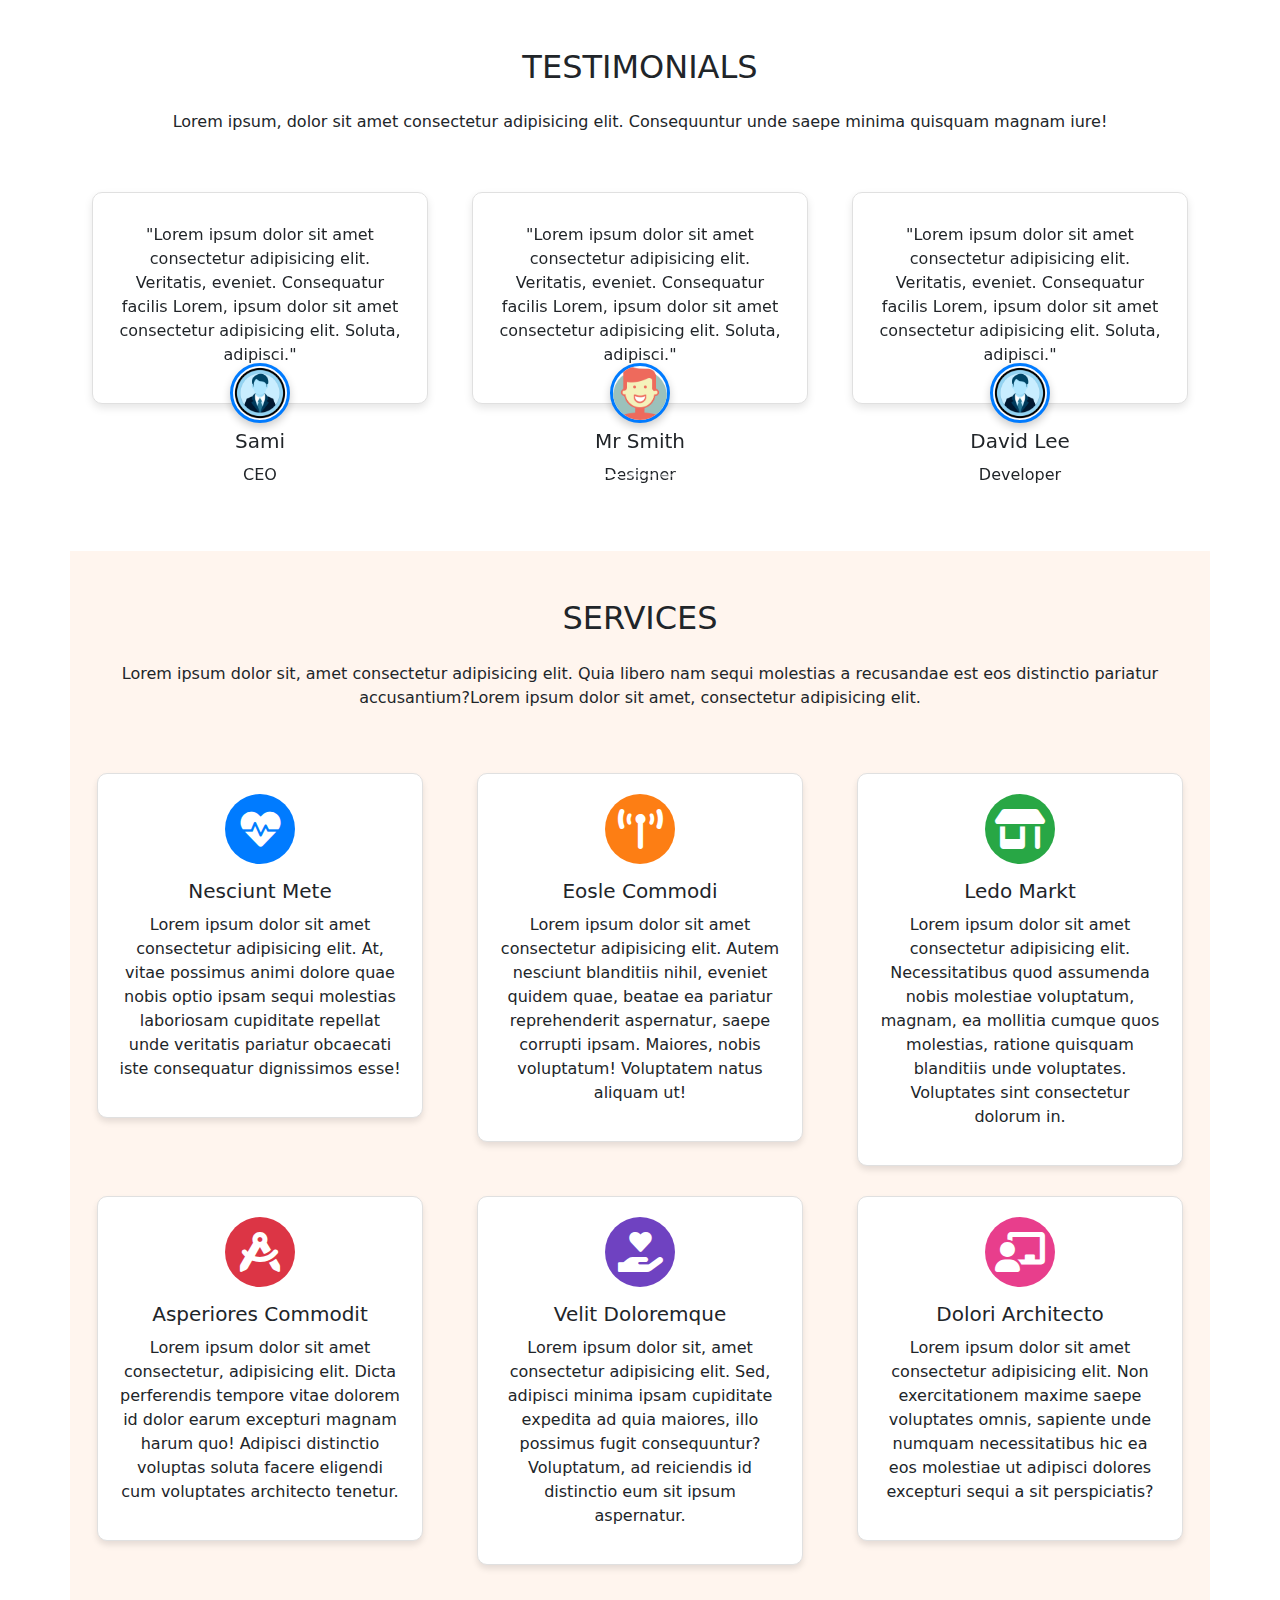
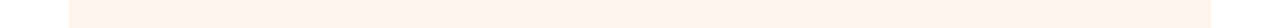
<file: Task-4 _CodePro/index.html>
<!DOCTYPE html>
<html lang="en">
<head>
  <meta charset="UTF-8">
  <meta name="viewport" content="width=device-width, initial-scale=1.0">
  <title>Testimonials & Services</title>
  <link rel="stylesheet" href="style.css">
  <link href="https://cdn.jsdelivr.net/npm/bootstrap@5.3.0/dist/css/bootstrap.min.css" rel="stylesheet">
  <link href="https://cdnjs.cloudflare.com/ajax/libs/font-awesome/6.0.0-beta3/css/all.min.css" rel="stylesheet">
  <style>
   
  </style>
</head>
<body>

  <div class="container py-5">
    <h2 class="text-center mb-4">TESTIMONIALS</h2>
    <p class="text-center mb-5">Lorem ipsum, dolor sit amet consectetur adipisicing elit. Consequuntur unde saepe minima quisquam magnam iure!</p>

    <!-- Testimonials Carousel -->
    <div id="testimonialCarousel" class="carousel slide" data-bs-ride="carousel">
      <div class="carousel-indicators">
        <button type="button" data-bs-target="#testimonialCarousel" data-bs-slide-to="0" class="active" aria-current="true" aria-label="Slide 1"></button>
        <button type="button" data-bs-target="#testimonialCarousel" data-bs-slide-to="1" aria-label="Slide 2"></button>
        <button type="button" data-bs-target="#testimonialCarousel" data-bs-slide-to="2" aria-label="Slide 3"></button>
      </div>

      <div class="carousel-inner">
        <div class="carousel-item active">
          <div class="row">
            <!-- Testimonial 1 -->
            <div class="col-md-4">
              <div class="testimonial-card">
                <p>"Lorem ipsum dolor sit amet consectetur adipisicing elit. Veritatis, eveniet. Consequatur facilis Lorem, ipsum dolor sit amet consectetur adipisicing elit. Soluta, adipisci."</p>
               
                <div class="icon">
                  <img src="images/icon.png" alt="Person 1">
                </div>
              </div>
              <h5 style="text-align: center; margin-top: 25px;">Sami</h5>
              <p>CEO</p>
            </div>
            <!-- Testimonial 2 -->
            <div class="col-md-4">
              <div class="testimonial-card">
                <p>"Lorem ipsum dolor sit amet consectetur adipisicing elit. Veritatis, eveniet. Consequatur facilis Lorem, ipsum dolor sit amet consectetur adipisicing elit. Soluta, adipisci."</p>
               
               
                <div class="icon">
                  <img src="images/icon1.png" alt="Person 2">
                </div>
              </div>
              <h5 style="text-align: center; margin-top: 25px;">Mr Smith </h5>
              <p>Designer</p>
            </div>
            <!-- Testimonial 3 -->
            <div class="col-md-4">
              <div class="testimonial-card">
                <p>"Lorem ipsum dolor sit amet consectetur adipisicing elit. Veritatis, eveniet. Consequatur facilis Lorem, ipsum dolor sit amet consectetur adipisicing elit. Soluta, adipisci."</p>
               
            
                <div class="icon">
                  <img src="images/icon.png" alt="Person 3">
                </div>
              </div>
              <h5 style="text-align: center; margin-top: 25px;">David Lee</h5>
              <p>Developer</p>
            </div>
          </div>
        </div>
  
      </div>
    </div>
  </div>

  <!-- Services Section -->
  <div class="container py-5" id="cont">
    <h2 class="text-center mb-4">SERVICES</h2>
    <p class="text-center mb-5">Lorem ipsum dolor sit, amet consectetur adipisicing elit. Quia libero nam sequi molestias a recusandae est eos distinctio pariatur accusantium?Lorem ipsum dolor sit amet, consectetur adipisicing elit.</p>

    <div class="row services-section">
      <!-- Service 1 -->
      <div class="col-md-4">
        <div class="service-card">
          <div class="service-icon service-blue">
            <i class="fas fa-heartbeat"></i>
          </div>
          <h5>Nesciunt Mete</h5>
          <p>Lorem ipsum dolor sit amet consectetur adipisicing elit. At, vitae possimus animi dolore quae nobis optio ipsam sequi molestias laboriosam cupiditate repellat unde veritatis pariatur obcaecati iste consequatur dignissimos esse!</p>
        </div>
      </div>
      <!-- Service 2 -->
      <div class="col-md-4">
        <div class="service-card">
          <div class="service-icon service-orange">
            <i class="fas fa-broadcast-tower"></i>
          </div>
          <h5>Eosle Commodi</h5>
          <p>Lorem ipsum dolor sit amet consectetur adipisicing elit. Autem nesciunt blanditiis nihil, eveniet quidem quae, beatae ea pariatur reprehenderit aspernatur, saepe corrupti ipsam. Maiores, nobis voluptatum! Voluptatem natus aliquam ut!</p>
        </div>
      </div>
      <!-- Service 3 -->
      <div class="col-md-4">
        <div class="service-card">
          <div class="service-icon service-green">
            <i class="fas fa-store-alt"></i>
          </div>
          <h5>Ledo Markt</h5>
          <p>Lorem ipsum dolor sit amet consectetur adipisicing elit. Necessitatibus quod assumenda nobis molestiae voluptatum, magnam, ea mollitia cumque quos molestias, ratione quisquam blanditiis unde voluptates. Voluptates sint consectetur dolorum in.</p>
        </div>
      </div>
  
      <div class="col-md-4">
        <div class="service-card">
          <div class="service-icon service-red">
            <i class="fas fa-drafting-compass"></i>
          </div>
          <h5>Asperiores Commodit</h5>
          <p>Lorem ipsum dolor sit amet consectetur, adipisicing elit. Dicta perferendis tempore vitae dolorem id dolor earum excepturi magnam harum quo! Adipisci distinctio voluptas soluta facere eligendi cum voluptates architecto tenetur.</p>
        </div>
      </div>
     
      <div class="col-md-4">
        <div class="service-card">
          <div class="service-icon service-purple">
            <i class="fas fa-hand-holding-heart"></i>
          </div>
          <h5>Velit Doloremque</h5>
          <p>Lorem ipsum dolor sit, amet consectetur adipisicing elit. Sed, adipisci minima ipsam cupiditate expedita ad quia maiores, illo possimus fugit consequuntur? Voluptatum, ad reiciendis id distinctio eum sit ipsum aspernatur.</p>
        </div>
      </div>
      
      <div class="col-md-4">
        <div class="service-card">
          <div class="service-icon service-pink">
            <i class="fas fa-chalkboard-teacher"></i>
          </div>
          <h5>Dolori Architecto</h5>
          <p>Lorem ipsum dolor sit amet consectetur adipisicing elit. Non exercitationem maxime saepe voluptates omnis, sapiente unde numquam necessitatibus hic ea eos molestiae ut adipisci dolores excepturi sequi a sit perspiciatis?</p>
        </div>
      </div>
    </div>
  </div>

  <script src="https://cdn.jsdelivr.net/npm/bootstrap@5.3.0/dist/js/bootstrap.bundle.min.js"></script>
</body>
</html>
</file>
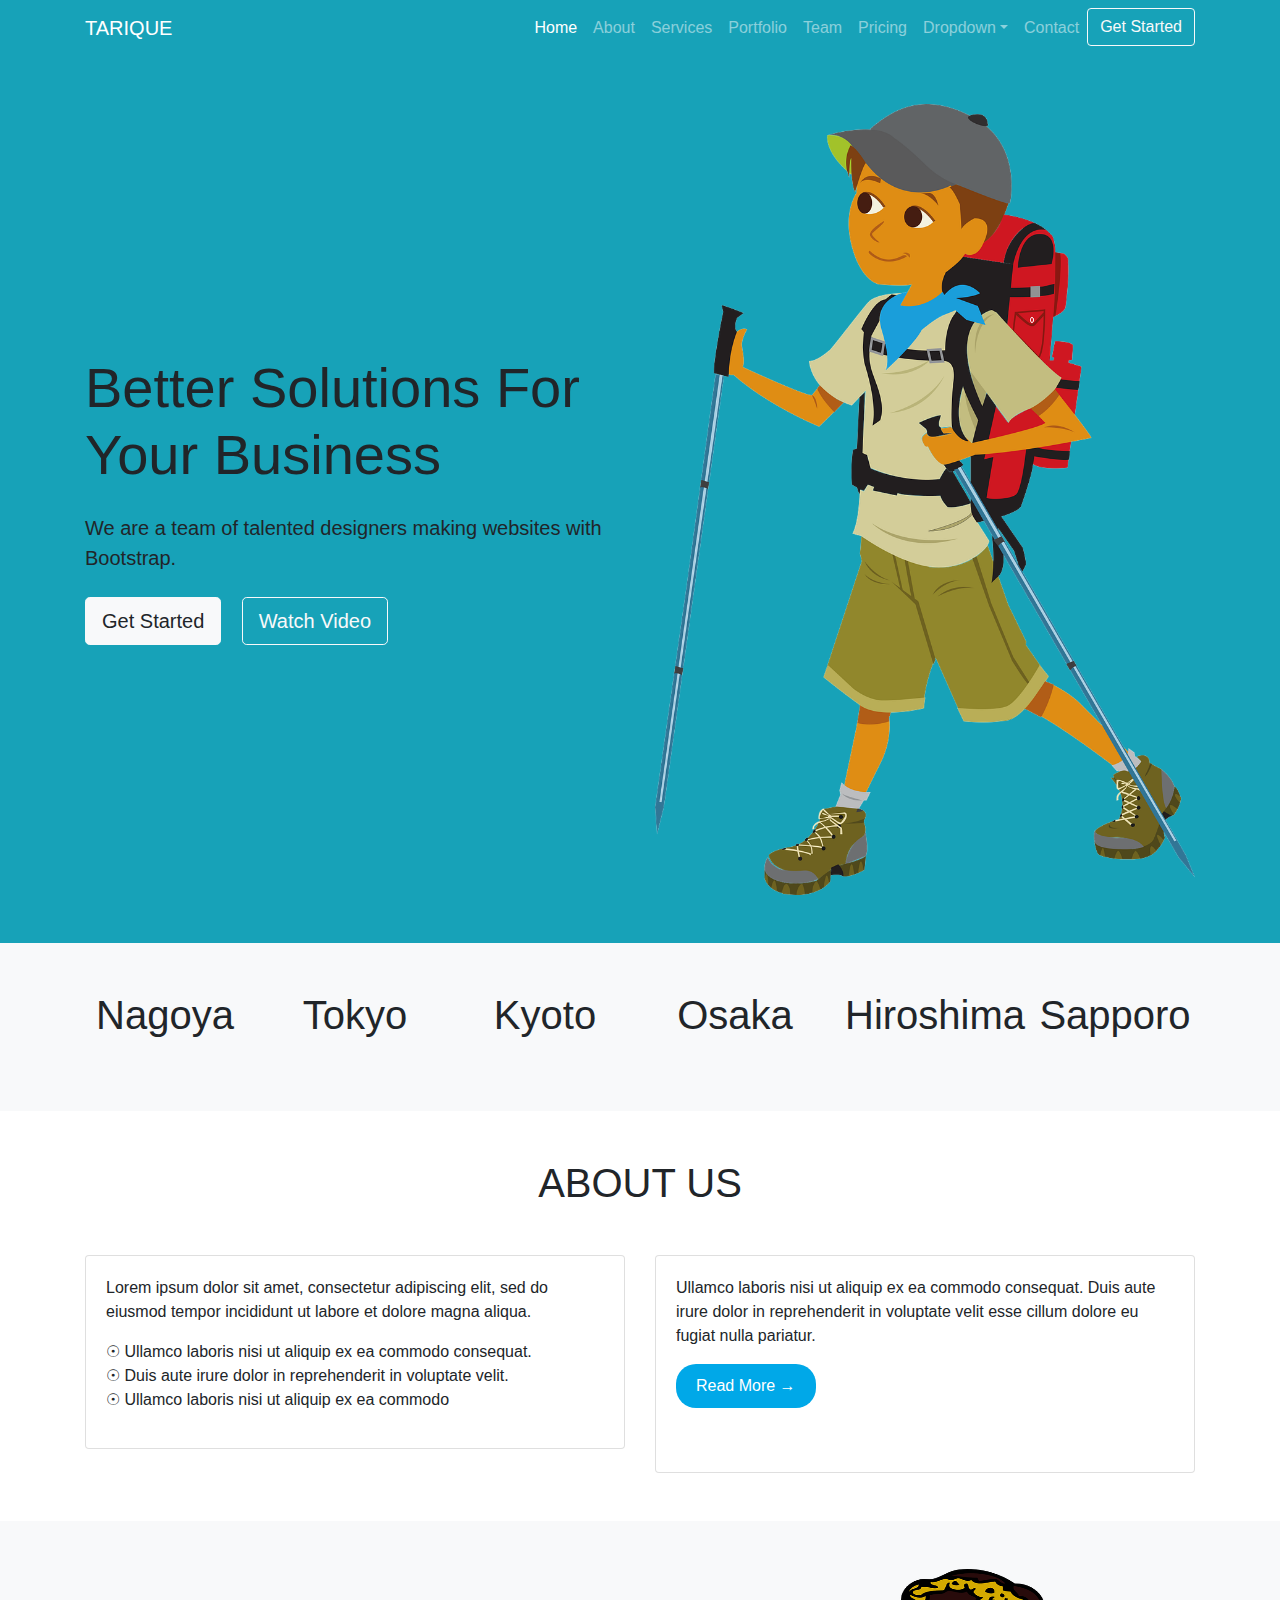
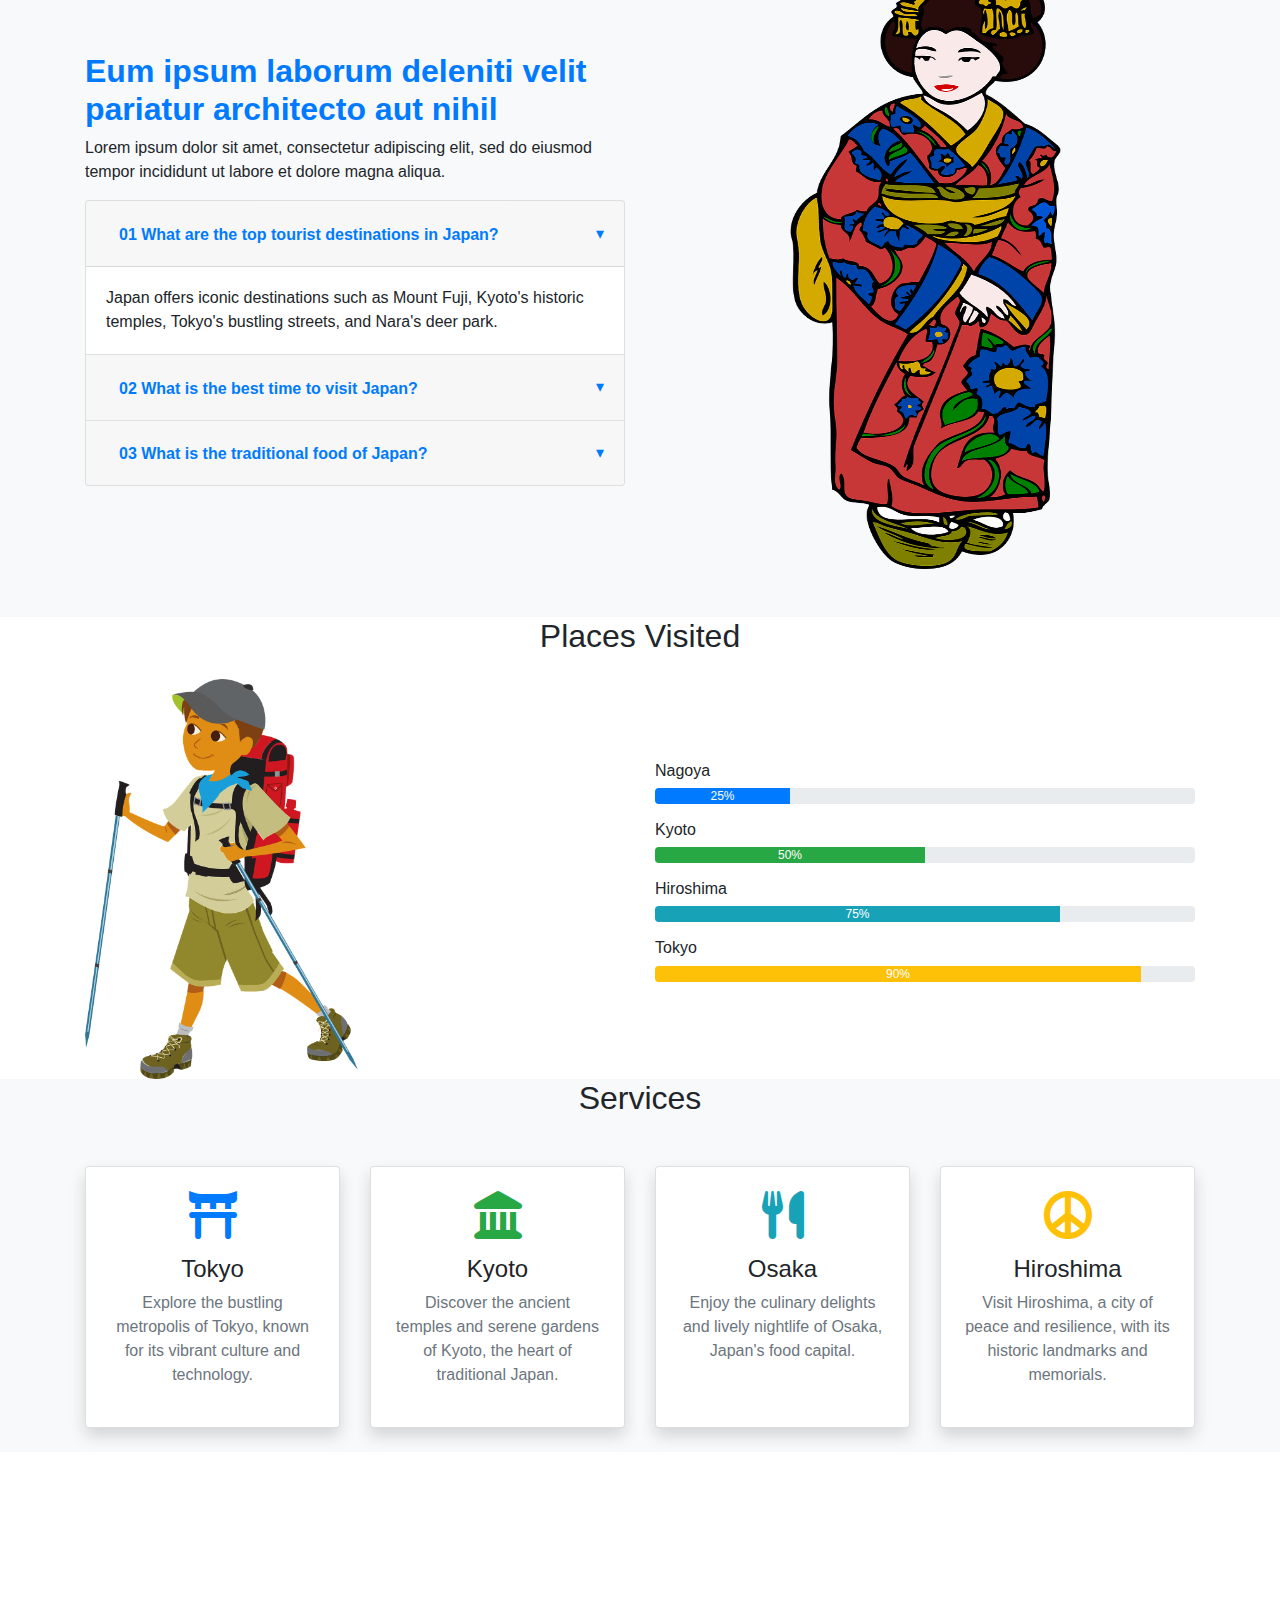
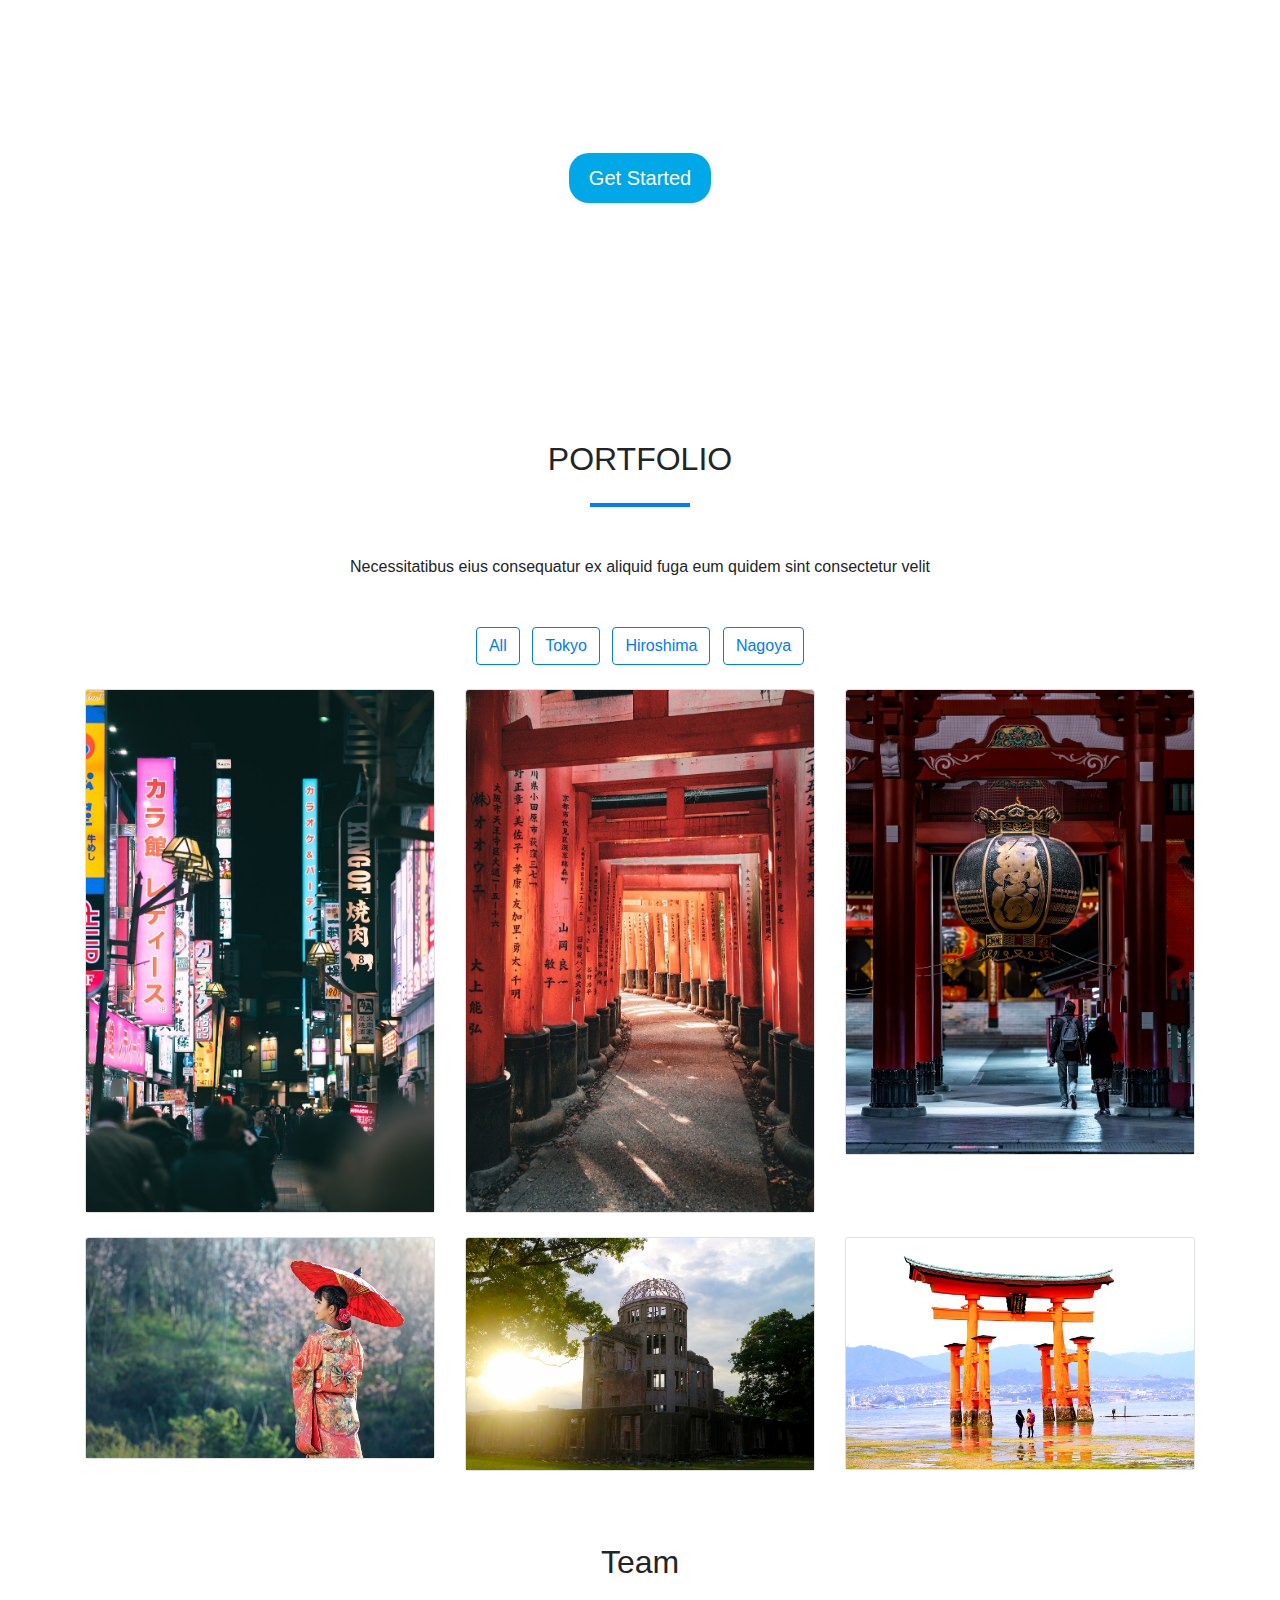
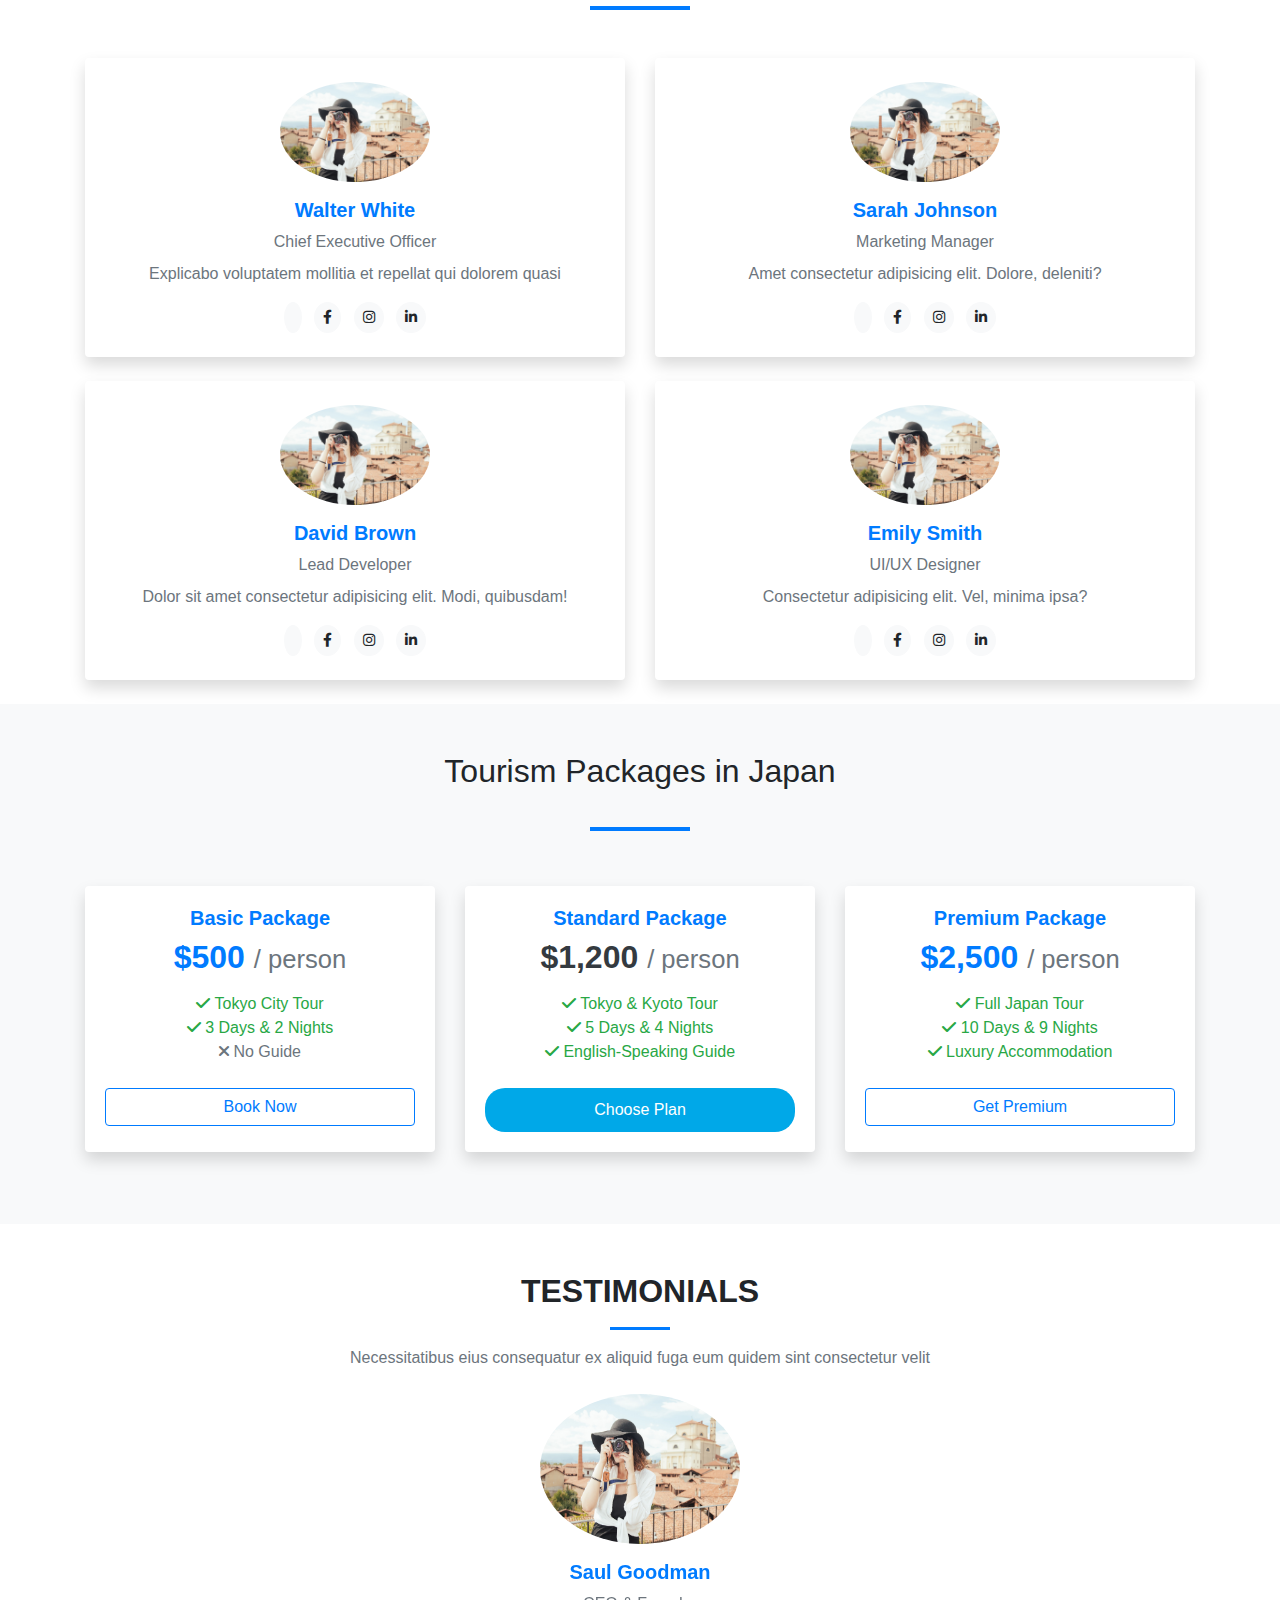
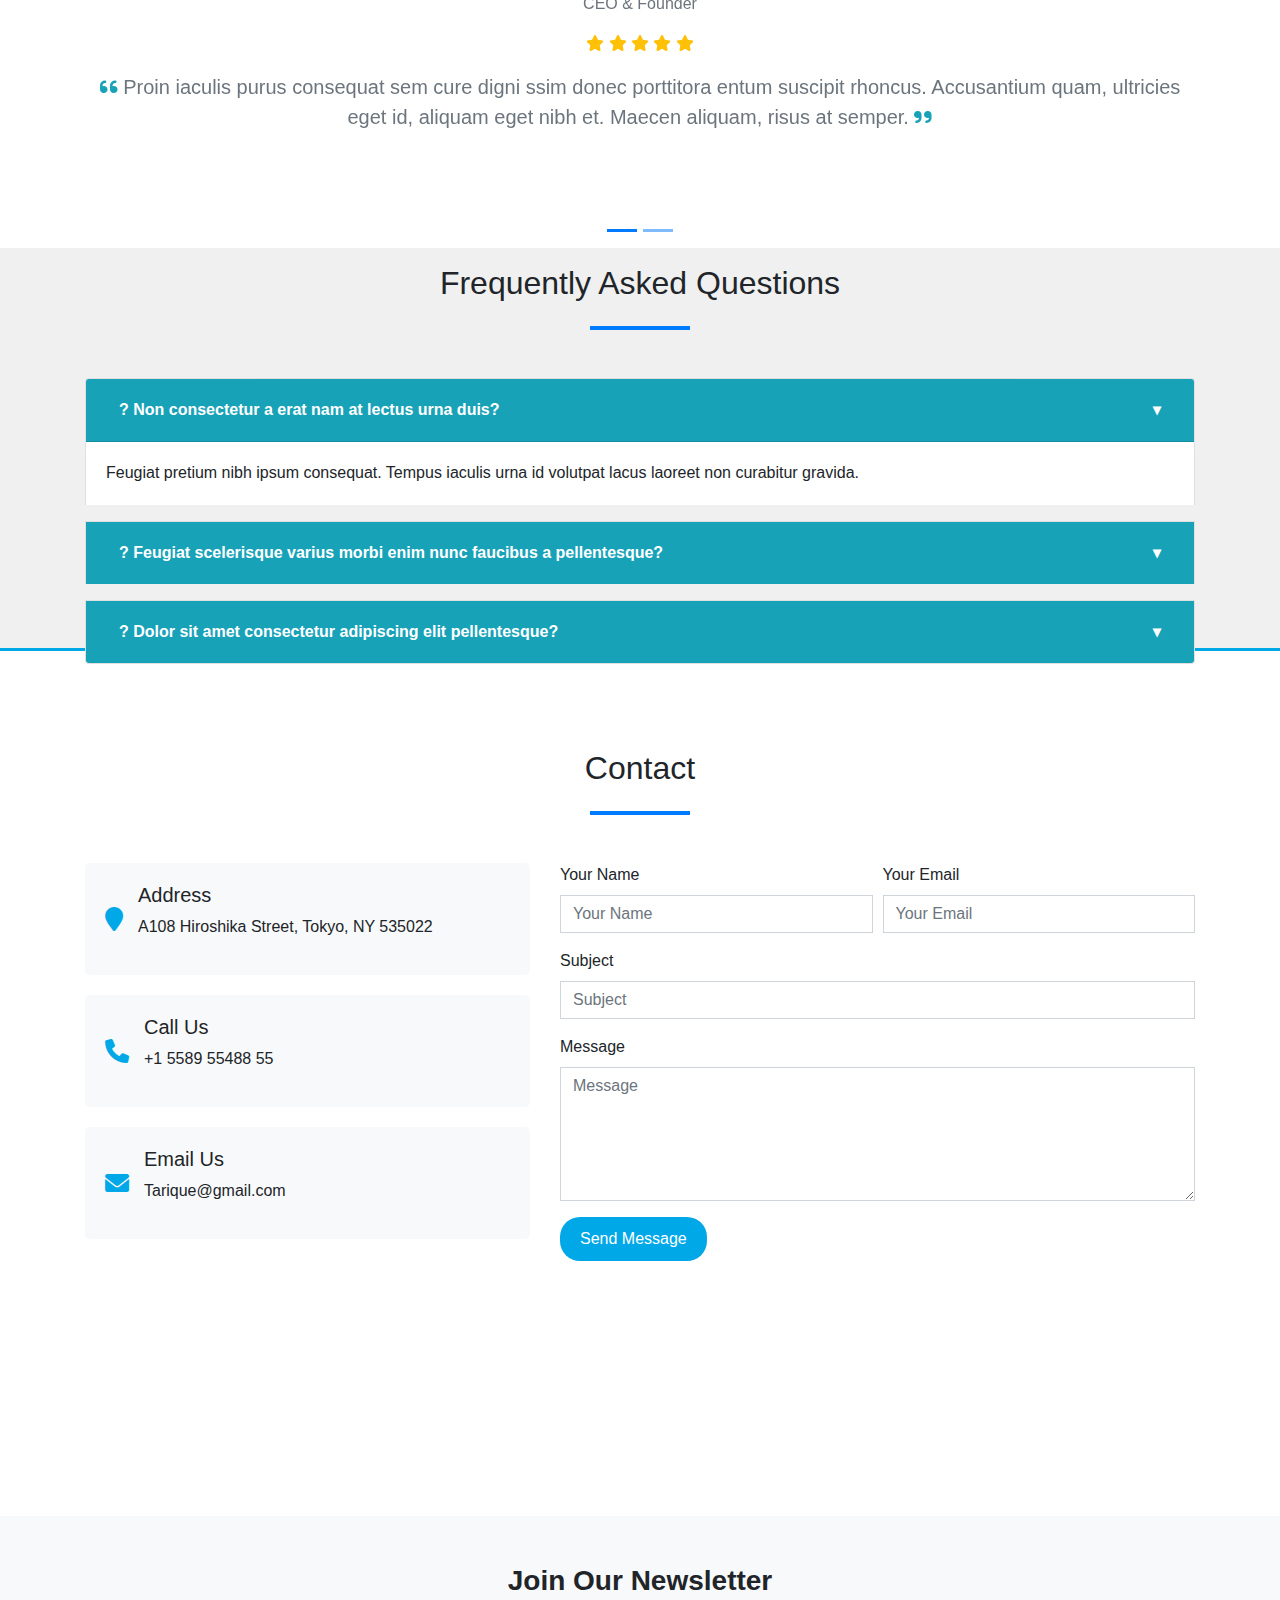
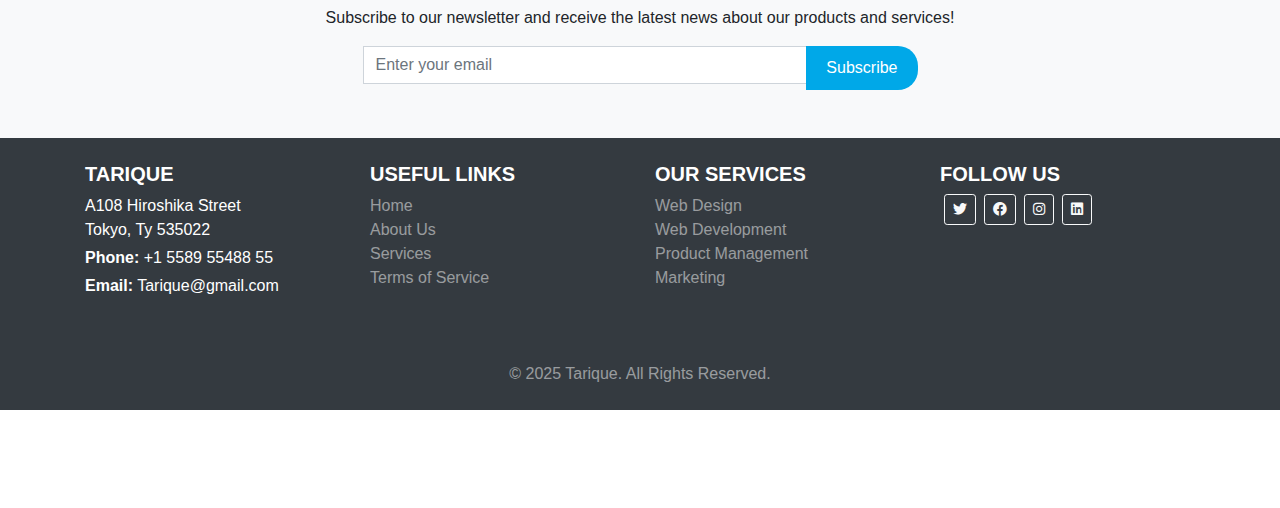
<file: Task-5_CodePro/index.html>
<!DOCTYPE html>
<html lang="en">
<head>
  <meta charset="UTF-8">
  <meta name="viewport" content="width=device-width, initial-scale=1.0">
  <title>TARIQUE</title>
  <!-- Bootstrap 4 CSS -->
  <link rel="stylesheet" href="https://stackpath.bootstrapcdn.com/bootstrap/4.5.2/css/bootstrap.min.css">
  <!-- FontAwesome -->
  <link rel="stylesheet" href="https://cdnjs.cloudflare.com/ajax/libs/font-awesome/6.0.0-beta3/css/all.min.css">
  <!-- Custom CSS -->
  <link rel="stylesheet" href="css/style.css">
</head>
<body>

   <!-- Navbar -->
   <nav class="navbar navbar-expand-lg navbar-dark bg-info">
    <div class="container">
      <a class="navbar-brand" href="#">TARIQUE</a>
      <button class="navbar-toggler" type="button" data-toggle="collapse" data-target="#navbarNav">
        <span class="navbar-toggler-icon"></span>
      </button>
      <div class="collapse navbar-collapse" id="navbarNav">
        <ul class="navbar-nav ml-auto">
          <li class="nav-item active"><a class="nav-link" href="#">Home</a></li>
          <li class="nav-item"><a class="nav-link" href="about">About</a></li>
          <li class="nav-item"><a class="nav-link" href="#">Services</a></li>
          <li class="nav-item"><a class="nav-link" href="#">Portfolio</a></li>
          <li class="nav-item"><a class="nav-link" href="#">Team</a></li>
          <li class="nav-item"><a class="nav-link" href="#">Pricing</a></li>
          <li class="nav-item dropdown">
            <a class="nav-link dropdown-toggle" href="#" id="navbarDropdown" data-toggle="dropdown">Dropdown</a>
            <div class="dropdown-menu">
              <a class="dropdown-item" href="#">Action</a>
              <a class="dropdown-item" href="#">Another action</a>
              <a class="dropdown-item" href="#">Something else</a>
            </div>
          </li>
          <li class="nav-item"><a class="nav-link" href="#">Contact</a></li>
          <li class="nav-item"><a class="btn btn-outline-light" href="#">Get Started</a></li>
        </ul>
      </div>
    </div>
  </nav>

  <!-- Hero Section -->
  <section class="hero-section py-5 bg-info">
    <div class="container">
      <div class="row align-items-center">
        <div class="col-md-6">
          <h1 class="display-4 mb-4">Better Solutions For Your Business</h1>
          <p class="lead mb-4">We are a team of talented designers making websites with Bootstrap.</p>
          <a href="about.html" class="btn btn-light btn-lg mr-3">Get Started</a>
          <a href="#" class="btn btn-outline-light btn-lg">Watch Video</a>
        </div>
        <div class="col-md-6 mt-4 mt-md-0">
          <img src="images/adventure-7501485_1280.png" alt="Hero Image" class="img-fluid">
        </div>
      </div>
    </div>
  </section>

  <!-- Brands Section -->
  <section class="py-5 bg-light">
    <div class="container">
      <div class="row text-center">
        <div class="col-6 col-md-4 col-lg-2 mb-4"><h1 class="mb-0">Nagoya</h1></div>
        <div class="col-6 col-md-4 col-lg-2 mb-4"><h1 class="mb-0">Tokyo</h1></div>
        <div class="col-6 col-md-4 col-lg-2 mb-4"><h1 class="mb-0">Kyoto</h1></div>
        <div class="col-6 col-md-4 col-lg-2 mb-4"><h1 class="mb-0">Osaka</h1></div>
        <div class="col-6 col-md-4 col-lg-2 mb-4"><h1 class="mb-0">Hiroshima</h1></div>
        <div class="col-6 col-md-4 col-lg-2 mb-4"><h1 class="mb-0">Sapporo</h1></div>
      </div>
    </div>
  </section>

  <!-- About Us Section -->
  <section class="py-5">
    <div class="container">
      <h1 class="text-center mb-5">ABOUT US</h1>
      <div class="row">
        <div class="col-md-6 mb-4">
          <div class="card h-100">
            <div class="card-body">
              <p>Lorem ipsum dolor sit amet, consectetur adipiscing elit, sed do eiusmod tempor incididunt ut labore et dolore magna aliqua.</p>
              <ul class="list-unstyled">
                <li>☉ Ullamco laboris nisi ut aliquip ex ea commodo consequat.</li>
                <li>☉ Duis aute irure dolor in reprehenderit in voluptate velit.</li>
                <li>☉ Ullamco laboris nisi ut aliquip ex ea commodo</li>
              </ul>
            </div>
          </div>
        </div>
        <div class="col-md-6">
          <div class="card h-100">
            <div class="card-body">
              <p>Ullamco laboris nisi ut aliquip ex ea commodo consequat. Duis aute irure dolor in reprehenderit in voluptate velit esse cillum dolore eu fugiat nulla pariatur.</p>
              <a href="#" class="btn btn-primary">Read More →</a>
            </div>
          </div>
        </div>
      </div>
    </div>
  </section>
<!-- FAQ Section -->
<section class="py-5 bg-light">
  <div class="container">
    <div class="row align-items-center">
      <div class="col-md-6">
        <h2 class="font-weight-bold text-primary">
          Eum ipsum laborum deleniti <strong>velit pariatur architecto aut nihil</strong>
        </h2>
        <p>
          Lorem ipsum dolor sit amet, consectetur adipiscing elit, sed do eiusmod tempor incididunt ut labore et dolore magna aliqua.
        </p>
        <div class="accordion" id="faqAccordion">
          
          <div class="card">
            <div class="card-header d-flex align-items-center justify-content-between" id="headingOne">
              <h2 class="mb-0">
                <button
                  class="btn btn-link text-primary font-weight-bold"
                  type="button"
                  data-toggle="collapse"
                  data-target="#collapseOne"
                >
                  01 What are the top tourist destinations in Japan?
                </button>
              </h2>
              <span class="text-primary">&#9662;</span>
            </div>
            <div id="collapseOne" class="collapse show" data-parent="#faqAccordion">
              <div class="card-body">
                Japan offers iconic destinations such as Mount Fuji, Kyoto's historic temples, Tokyo's bustling streets, and Nara's deer park.
              </div>
            </div>
          </div>
         
          <div class="card">
            <div class="card-header d-flex align-items-center justify-content-between" id="headingTwo">
              <h2 class="mb-0">
                <button
                  class="btn btn-link collapsed text-primary font-weight-bold"
                  type="button"
                  data-toggle="collapse"
                  data-target="#collapseTwo"
                >
                  02 What is the best time to visit Japan?
                </button>
              </h2>
              <span class="text-primary">&#9662;</span>
            </div>
            <div id="collapseTwo" class="collapse" data-parent="#faqAccordion">
              <div class="card-body">
                The best times to visit Japan are spring (March to May) for cherry blossoms and autumn (September to November) for stunning foliage.
              </div>
            </div>
          </div>
        
          <div class="card">
            <div class="card-header d-flex align-items-center justify-content-between" id="headingThree">
              <h2 class="mb-0">
                <button
                  class="btn btn-link collapsed text-primary font-weight-bold"
                  type="button"
                  data-toggle="collapse"
                  data-target="#collapseThree"
                >
                  03 What is the traditional food of Japan?
                </button>
              </h2>
              <span class="text-primary">&#9662;</span>
            </div>
            <div id="collapseThree" class="collapse" data-parent="#faqAccordion">
              <div class="card-body">
                Traditional Japanese food includes sushi, ramen, tempura, sashimi, and okonomiyaki.
              </div>
            </div>
          </div>
        </div>
      </div>
      <!-- Image Section -->
      <div class="col-md-6">
        <img
          src="images/kimono-34462_1280.png"
          class="img-fluid w-75 d-block mx-auto rounded"
          alt="Illustration"
          style="height: 600px;"
        />
      </div>
    </div>
  </div>
</section>
  <!-- Places Visited Section -->
  <section class="section">
    <div class="container">
      <h2 class="text-center mb-4">Places Visited</h2>
      <div class="row align-items-center">
        <div class="col-md-6 mb-4 mb-md-0">
          <img src="images/adventure-7501485_1280.png" style="height: 400px;" class="img-fluid rounded" alt="Places Visited">
        </div>
        <div class="col-md-6">
          <div class="row">
            <div class="col-12 mb-3">
              <h6>Nagoya</h6>
              <div class="progress">
                <div class="progress-bar" role="progressbar" style="width: 25%;" aria-valuenow="25" aria-valuemin="0" aria-valuemax="100">25%</div>
              </div>
            </div>
            <div class="col-12 mb-3">
              <h6>Kyoto</h6>
              <div class="progress">
                <div class="progress-bar bg-success" role="progressbar" style="width: 50%;" aria-valuenow="50" aria-valuemin="0" aria-valuemax="100">50%</div>
              </div>
            </div>
            <div class="col-12 mb-3">
              <h6>Hiroshima</h6>
              <div class="progress">
                <div class="progress-bar bg-info" role="progressbar" style="width: 75%;" aria-valuenow="75" aria-valuemin="0" aria-valuemax="100">75%</div>
              </div>
            </div>
            <div class="col-12 mb-3">
              <h6>Tokyo</h6>
              <div class="progress">
                <div class="progress-bar bg-warning" role="progressbar" style="width: 90%;" aria-valuenow="90" aria-valuemin="0" aria-valuemax="100">90%</div>
              </div>
            </div>
          </div>
        </div>
      </div>
    </div>
  </section>

  <!-- Services Section -->
  <section class="section bg-light">
    <div class="container">
      <h2 class="text-center mb-4">Services</h2>
      <div class="text-center mb-5">
        <div class="bar"></div>
      </div>
      <div class="row">
        <div class="col-md-3 mb-4">
          <div class="card text-center p-4 shadow h-100 d-flex flex-column">
            <i class="fas fa-torii-gate fa-3x mb-3 text-primary"></i>
            <h1 class="h4">Tokyo</h1>
            <p class="text-muted flex-grow-1">Explore the bustling metropolis of Tokyo, known for its vibrant culture and technology.</p>
          </div>
        </div>
        <div class="col-md-3 mb-4">
          <div class="card text-center p-4 shadow h-100 d-flex flex-column">
            <i class="fas fa-landmark fa-3x mb-3 text-success"></i>
            <h1 class="h4">Kyoto</h1>
            <p class="text-muted flex-grow-1">Discover the ancient temples and serene gardens of Kyoto, the heart of traditional Japan.</p>
          </div>
        </div>
        <div class="col-md-3 mb-4">
          <div class="card text-center p-4 shadow h-100 d-flex flex-column">
            <i class="fas fa-utensils fa-3x mb-3 text-info"></i>
            <h1 class="h4">Osaka</h1>
            <p class="text-muted flex-grow-1">Enjoy the culinary delights and lively nightlife of Osaka, Japan's food capital.</p>
          </div>
        </div>
        <div class="col-md-3 mb-4">
          <div class="card text-center p-4 shadow h-100 d-flex flex-column">
            <i class="fas fa-peace fa-3x mb-3 text-warning"></i>
            <h1 class="h4">Hiroshima</h1>
            <p class="text-muted flex-grow-1">Visit Hiroshima, a city of peace and resilience, with its historic landmarks and memorials.</p>
          </div>
        </div>
      </div>
    </div>
  </section>

  <!-- Call to Action Section -->
  <section class="section py-5" style="background-image: url('images/photographer-407068_1280.jpg'); background-size: cover; background-position: center; background-attachment: fixed; min-height: 60vh; display: flex; align-items: center;">
    <div class="container text-center">
      <h2 class="text-white mb-4">Call To Action</h2>
      <p class="text-white mb-4">Duis aute irure dolor in reprehenderit in voluptate velit esse cillum dolore eu fugiat nulla pariatur.</p>
      <a href="#" class="btn btn-primary btn-lg">Get Started</a>
    </div>
  </section>

  <!-- Portfolio Section -->
  <section class="section py-5">
    <div class="container">
      <h2 class="text-center mb-4">PORTFOLIO</h2>
      <div class="text-center mb-5">
        <div class="bar" style="height: 4px; width: 100px; background-color: #007bff; margin: 0 auto;"></div>
      </div>
      <p class="text-center mb-5">Necessitatibus eius consequatur ex aliquid fuga eum quidem sint consectetur velit</p>
      <!-- Filter Links -->
      <div class="text-center mb-4">
        <ul class="list-inline">
          <li class="list-inline-item"><a href="#" class="btn btn-outline-primary filter-button" data-filter="all">All</a></li>
          <li class="list-inline-item"><a href="#" class="btn btn-outline-primary filter-button" data-filter="tokyo">Tokyo</a></li>
          <li class="list-inline-item"><a href="#" class="btn btn-outline-primary filter-button" data-filter="hiroshima">Hiroshima</a></li>
          <li class="list-inline-item"><a href="#" class="btn btn-outline-primary filter-button" data-filter="nagoya">Nagoya</a></li>
        </ul>
      </div>
      <!-- Portfolio Images -->
      <div class="row">
        <div class="col-md-4 mb-4 filter tokyo">
          <div class="card"><img src="images/city-4807268_1280.jpg" class="card-img-top" alt="Tokyo 1"></div>
        </div>
        <div class="col-md-4 mb-4 filter tokyo">
          <div class="card"><img src="images/shrine-9348003_1280.jpg" class="card-img-top" alt="Tokyo 2"></div>
        </div>
        <div class="col-md-4 mb-4 filter hiroshima">
          <div class="card"><img src="images/temple-4807321_1280.jpg" class="card-img-top" alt="Hiroshima 1"></div>
        </div>
        <div class="col-md-4 mb-4 filter hiroshima">
          <div class="card"><img src="images/kimono-1822520_1280.jpg" class="card-img-top" alt="Hiroshima 2"></div>
        </div>
        <div class="col-md-4 mb-4 filter nagoya">
          <div class="card"><img src="images/japan-5262893_1280.jpg" class="card-img-top" alt="Nagoya 1"></div>
        </div>
        <div class="col-md-4 mb-4 filter nagoya">
          <div class="card"><img src="images/japan-5933192_1280.jpg" class="card-img-top" alt="Nagoya 2"></div>
        </div>
      </div>
    </div>
  </section>

  <!-- Team Section -->
  <section class="section">
    <div class="container">
      <h2 class="text-center mb-4">Team</h2>
      <div class="text-center mb-5">
        <div class="bar" style="height: 4px; width: 100px; background-color: #007bff; margin: 0 auto;"></div>
      </div>
      <div class="row">
        <div class="col-md-6 mb-4">
          <div class="card shadow border-0 p-4">
            <div class="text-center">
              <img src="images/photographer-407068_1280.jpg" style="height: 100px; width: 150px;" class="rounded-circle mb-3" alt="Profile Image">
              <h5 class="font-weight-bold text-primary">Walter White</h5>
              <p class="text-muted mb-2">Chief Executive Officer</p>
              <p class="text-muted">Explicabo voluptatem mollitia et repellat qui dolorem quasi</p>
              <div>
                <a href="#" class="btn btn-light btn-sm mx-1 rounded-circle"><i class="fab fa-x-twitter"></i></a>
                <a href="#" class="btn btn-light btn-sm mx-1 rounded-circle"><i class="fab fa-facebook-f"></i></a>
                <a href="#" class="btn btn-light btn-sm mx-1 rounded-circle"><i class="fab fa-instagram"></i></a>
                <a href="#" class="btn btn-light btn-sm mx-1 rounded-circle"><i class="fab fa-linkedin-in"></i></a>
              </div>
            </div>
          </div>
        </div>
        <div class="col-md-6 mb-4">
          <div class="card shadow border-0 p-4">
            <div class="text-center">
              <img src="images/photographer-407068_1280.jpg" style="height: 100px; width: 150px;" class="rounded-circle mb-3" alt="Profile Image">
              <h5 class="font-weight-bold text-primary">Sarah Johnson</h5>
              <p class="text-muted mb-2">Marketing Manager</p>
              <p class="text-muted">Amet consectetur adipisicing elit. Dolore, deleniti?</p>
              <div>
                <a href="#" class="btn btn-light btn-sm mx-1 rounded-circle"><i class="fab fa-x-twitter"></i></a>
                <a href="#" class="btn btn-light btn-sm mx-1 rounded-circle"><i class="fab fa-facebook-f"></i></a>
                <a href="#" class="btn btn-light btn-sm mx-1 rounded-circle"><i class="fab fa-instagram"></i></a>
                <a href="#" class="btn btn-light btn-sm mx-1 rounded-circle"><i class="fab fa-linkedin-in"></i></a>
              </div>
            </div>
          </div>
        </div>
        <div class="col-md-6 mb-4">
          <div class="card shadow border-0 p-4">
            <div class="text-center">
              <img src="images/photographer-407068_1280.jpg" style="height: 100px; width: 150px;" class="rounded-circle mb-3" alt="Profile Image">
              <h5 class="font-weight-bold text-primary">David Brown</h5>
              <p class="text-muted mb-2">Lead Developer</p>
              <p class="text-muted">Dolor sit amet consectetur adipisicing elit. Modi, quibusdam!</p>
              <div>
                <a href="#" class="btn btn-light btn-sm mx-1 rounded-circle"><i class="fab fa-x-twitter"></i></a>
                <a href="#" class="btn btn-light btn-sm mx-1 rounded-circle"><i class="fab fa-facebook-f"></i></a>
                <a href="#" class="btn btn-light btn-sm mx-1 rounded-circle"><i class="fab fa-instagram"></i></a>
                <a href="#" class="btn btn-light btn-sm mx-1 rounded-circle"><i class="fab fa-linkedin-in"></i></a>
              </div>
            </div>
          </div>
        </div>
        <div class="col-md-6 mb-4">
          <div class="card shadow border-0 p-4">
            <div class="text-center">
              <img src="images/photographer-407068_1280.jpg" style="height: 100px; width: 150px;" class="rounded-circle mb-3" alt="Profile Image">
              <h5 class="font-weight-bold text-primary">Emily Smith</h5>
              <p class="text-muted mb-2">UI/UX Designer</p>
              <p class="text-muted">Consectetur adipisicing elit. Vel, minima ipsa?</p>
              <div>
                <a href="#" class="btn btn-light btn-sm mx-1 rounded-circle"><i class="fab fa-x-twitter"></i></a>
                <a href="#" class="btn btn-light btn-sm mx-1 rounded-circle"><i class="fab fa-facebook-f"></i></a>
                <a href="#" class="btn btn-light btn-sm mx-1 rounded-circle"><i class="fab fa-instagram"></i></a>
                <a href="#" class="btn btn-light btn-sm mx-1 rounded-circle"><i class="fab fa-linkedin-in"></i></a>
              </div>
            </div>
          </div>
        </div>
      </div>
    </div>
  </section><!-- Tourism Packages Section -->
  <section class="section bg-light py-5">
    <div class="container">
      <h2 class="text-center mb-4">Tourism Packages in Japan</h2>
      <div class="text-center mb-5">
        <div class="d-inline-block" style="height: 4px; width: 100px; background-color: #007bff;"></div>
      </div>
      <div class="row">
        <!-- Basic Package -->
        <div class="col-md-6 col-lg-4 mb-4">
          <div class="card shadow border-0 text-center h-100">
            <div class="card-body">
              <h5 class="font-weight-bold text-primary">Basic Package</h5>
              <h2 class="text-primary mb-3">
                <span class="font-weight-bold">$500</span>
                <span class="text-muted small">/ person</span>
              </h2>
              <ul class="list-unstyled mb-4">
                <li class="text-success"><i class="fas fa-check"></i> Tokyo City Tour</li>
                <li class="text-success"><i class="fas fa-check"></i> 3 Days & 2 Nights</li>
                <li class="text-muted"><i class="fas fa-times"></i> No Guide</li>
              </ul>
              <a href="#" class="btn btn-outline-primary btn-block">Book Now</a>
            </div>
          </div>
        </div>
  
        <!-- Standard Package -->
        <div class="col-md-6 col-lg-4 mb-4">
          <div class="card shadow border-0 text-center h-100">
            <div class="card-body">
              <h5 class="font-weight-bold text-primary">Standard Package</h5>
              <h2 class="text-dark mb-3">
                <span class="font-weight-bold">$1,200</span>
                <span class="text-muted small">/ person</span>
              </h2>
              <ul class="list-unstyled mb-4">
                <li class="text-success"><i class="fas fa-check"></i> Tokyo & Kyoto Tour</li>
                <li class="text-success"><i class="fas fa-check"></i> 5 Days & 4 Nights</li>
                <li class="text-success"><i class="fas fa-check"></i> English-Speaking Guide</li>
              </ul>
              <a href="#" class="btn btn-primary btn-block">Choose Plan</a>
            </div>
          </div>
        </div>
  
        <!-- Premium Package -->
        <div class="col-md-6 col-lg-4 mb-4">
          <div class="card shadow border-0 text-center h-100">
            <div class="card-body">
              <h5 class="font-weight-bold text-primary">Premium Package</h5>
              <h2 class="text-primary mb-3">
                <span class="font-weight-bold">$2,500</span>
                <span class="text-muted small">/ person</span>
              </h2>
              <ul class="list-unstyled mb-4">
                <li class="text-success"><i class="fas fa-check"></i> Full Japan Tour</li>
                <li class="text-success"><i class="fas fa-check"></i> 10 Days & 9 Nights</li>
                <li class="text-success"><i class="fas fa-check"></i> Luxury Accommodation</li>
              </ul>
              <a href="#" class="btn btn-outline-primary btn-block">Get Premium</a>
            </div>
          </div>
        </div>
      </div>
    </div>
  </section>
  

  <!-- Testimonials Section -->
  <section class="py-5 bg-white">
    <div class="container text-center">
      <h2 class="font-weight-bold text-uppercase">Testimonials</h2>
      <div class="underline mx-auto my-3" style="width: 60px; height: 3px; background: #007bff;"></div>
      <p class="text-muted mb-4">Necessitatibus eius consequatur ex aliquid fuga eum quidem sint consectetur velit</p>
      <div id="testimonialCarousel" class="carousel slide" data-ride="carousel">
        <ul class="carousel-indicators">
          <li data-target="#testimonialCarousel" data-slide-to="0" class="active"></li>
          <li data-target="#testimonialCarousel" data-slide-to="1"></li>
        </ul>
        <div class="carousel-inner">
          <div class="carousel-item active">
            <img src="images/photographer-407068_1280.jpg" style="height: 150px; width: 200px;" class="rounded-circle mb-3" alt="Testimonial 1">
            <h5 class="font-weight-bold text-primary">Saul Goodman</h5>
            <p class="text-muted">CEO & Founder</p>
            <p class="text-warning">
              <i class="fas fa-star"></i>
              <i class="fas fa-star"></i>
              <i class="fas fa-star"></i>
              <i class="fas fa-star"></i>
              <i class="fas fa-star"></i>
            </p>
            <blockquote class="blockquote">
              <p class="mb-0 text-muted"><i class="fas fa-quote-left text-info"></i> Proin iaculis purus consequat sem cure digni ssim donec porttitora entum suscipit rhoncus. Accusantium quam, ultricies eget id, aliquam eget nibh et. Maecen aliquam, risus at semper. <i class="fas fa-quote-right text-info"></i></p>
            </blockquote>
            <div style="height: 100px;"></div>
          </div>
          <div class="carousel-item">
            <img src="images/photographer-407068_1280.jpg" style="height: 150px; width: 200px;" class="rounded-circle mb-3" alt="Testimonial 2">
            <h5 class="font-weight-bold text-primary">Walter White</h5>
            <p class="text-muted">Chief Executive Officer</p>
            <p class="text-warning">
              <i class="fas fa-star"></i>
              <i class="fas fa-star"></i>
              <i class="fas fa-star"></i>
              <i class="fas fa-star"></i>
              <i class="fas fa-star-half-alt"></i>
            </p>
            <blockquote class="blockquote">
              <p class="mb-0 text-muted"><i class="fas fa-quote-left text-info"></i> Lorem ipsum dolor sit amet, consectetur adipiscing elit. Integer posuere erat a ante. <i class="fas fa-quote-right text-info"></i></p>
            </blockquote>
            <div style="height: 100px;"></div>
          </div>
        </div>
        <a class="carousel-control-prev" href="#testimonialCarousel" role="button" data-slide="prev">
          <span class="carousel-control-prev-icon" aria-hidden="true"></span>
          <span class="sr-only">Previous</span>
        </a>
        <a class="carousel-control-next" href="#testimonialCarousel" role="button" data-slide="next">
          <span class="carousel-control-next-icon" aria-hidden="true"></span>
          <span class="sr-only">Next</span>
        </a>
      </div>

    
  
  </div>

  <section class="faq-section">
    <div class="container">
      <div class="section">
        <h2 class="text-center mb-4 mt-5">Frequently Asked Questions</h2>
        <div class="text-center mb-5">
          <div class="bar" style="height: 4px; width: 100px; background-color: #007bff; margin: 0 auto;"></div>
        </div>
      </div>
      <div class="accordion" id="faqAccordion">
        <!-- First Question -->
        <div class="card mb-3">
          <div class="card-header bg-info text-white" id="headingOne">
            <h5 class="mb-0">
              <button
                class="btn btn-link text-white font-weight-bold"
                type="button"
                data-toggle="collapse"
                data-target="#collapseOne"
                aria-expanded="true"
                aria-controls="collapseOne"
              >
                ? Non consectetur a erat nam at lectus urna duis?
                <span class="float-right">&#9662;</span>
              </button>
            </h5>
          </div>
          <div
            id="collapseOne"
            class="collapse show"
            aria-labelledby="headingOne"
            data-parent="#faqAccordion"
          >
            <div class="card-body">
              Feugiat pretium nibh ipsum consequat. Tempus iaculis urna id volutpat lacus laoreet non
              curabitur gravida.
            </div>
          </div>
        </div>
  
        <!-- Second Question -->
        <div class="card mb-3">
          <div class="card-header bg-info text-white" id="headingTwo">
            <h5 class="mb-0">
              <button
                class="btn btn-link collapsed text-white font-weight-bold"
                type="button"
                data-toggle="collapse"
                data-target="#collapseTwo"
                aria-expanded="false"
                aria-controls="collapseTwo"
              >
                ? Feugiat scelerisque varius morbi enim nunc faucibus a pellentesque?
                <span class="float-right">&#9662;</span>
              </button>
            </h5>
          </div>
          <div
            id="collapseTwo"
            class="collapse"
            aria-labelledby="headingTwo"
            data-parent="#faqAccordion"
          >
            <div class="card-body">Answer content here...</div>
          </div>
        </div>
  
        <!-- Third Question -->
        <div class="card mb-3">
          <div class="card-header bg-info text-white" id="headingThree">
            <h5 class="mb-0">
              <button
                class="btn btn-link collapsed text-white font-weight-bold"
                type="button"
                data-toggle="collapse"
                data-target="#collapseThree"
                aria-expanded="false"
                aria-controls="collapseThree"
              >
                ? Dolor sit amet consectetur adipiscing elit pellentesque?
                <span class="float-right">&#9662;</span>
              </button>
            </h5>
          </div>
          <div
            id="collapseThree"
            class="collapse"
            aria-labelledby="headingThree"
            data-parent="#faqAccordion"
          >
            <div class="card-body">Answer content here...</div>
          </div>
        </div>
      </div>
    </div>
  </section>
  

<section class="contact-section">
  <h2 class="text-center mb-4 mt-5">Contact</h2>
  <div class="text-center mb-5">
    <div class="bar" style="height: 4px; width: 100px; background-color: #007bff; margin: 0 auto;"></div>
  </div>
  <div class="container">
      <div class="row">
          <!-- Contact Information -->
          <div class="col-md-5">
              <div class="info-box d-flex align-items-center">
                  <i class="fa fa-map-marker"></i>
                  <div>
                      <h5>Address</h5>
                      <p>A108 Hiroshika Street, Tokyo, NY 535022</p>
                  </div>
              </div>
              <div class="info-box d-flex align-items-center">
                  <i class="fa fa-phone"></i>
                  <div>
                      <h5>Call Us</h5>
                      <p>+1 5589 55488 55</p>
                  </div>
              </div>
              <div class="info-box d-flex align-items-center">
                  <i class="fa fa-envelope"></i>
                  <div>
                      <h5>Email Us</h5>
                      <p>Tarique@gmail.com</p>
                  </div>
              </div>
              <div>
                  <iframe src="https://www.google.com/maps/embed?pb=!1m18!1m12!1m3!1d3023.9604627853474!2d-74.00601548459215!3d40.71277697933079!2m3!1f0!2f0!3f0!3m2!1i1024!2i768!4f13.1!3m3!1m2!1s0x0%3A0x0!2zNDAlMjA3JzQ2LjAiTiA3NMKwMDAnMDIuMCJX!5e0!3m2!1sen!2sus!4v1617742756563!5m2!1sen!2sus"
                          width="100%" height="250" style="border:0;" allowfullscreen="" loading="lazy"></iframe>
              </div>
          </div>


          <!-- Contact Form -->
           
           
          <div class="col-md-7">
              <form>
                  <div class="form-row">
                      <div class="col-md-6 mb-3">
                          <label>Your Name</label>
                          <input type="text" class="form-control" placeholder="Your Name">
                      </div>
                      <div class="col-md-6 mb-3">
                          <label>Your Email</label>
                          <input type="email" class="form-control" placeholder="Your Email">
                      </div>
                  </div>
                  <div class="form-group">
                      <label>Subject</label>
                      <input type="text" class="form-control" placeholder="Subject">
                  </div>
                  <div class="form-group">
                      <label>Message</label>
                      <textarea class="form-control" rows="5" placeholder="Message"></textarea>
                  </div>
                  <button type="submit" class="btn btn-primary">Send Message</button>
              </form>
          </div>
      </div>
  </div>
  <!-- Newsletter Section -->
<section class="bg-light text-center py-5">
  <div class="container">
      <h3 class="font-weight-bold">Join Our Newsletter</h3>
      <p>Subscribe to our newsletter and receive the latest news about our products and services!</p>
      <div class="input-group w-50 mx-auto">
          <input type="email" class="form-control" placeholder="Enter your email">
          <div class="input-group-append">
              <button class="btn btn-primary">Subscribe</button>
          </div>
      </div>
  </div>
</section><!-- Footer Section -->
<footer class="bg-dark text-white py-4">
  <div class="container">
    <div class="row">
      <!-- Contact Section -->
      <div class="col-md-3 mb-4">
        <h5 class="font-weight-bold text-uppercase">Tarique</h5>
        <p class="mb-1">A108 Hiroshika Street <br> Tokyo, Ty 535022</p>
        <p class="mb-1"><strong>Phone:</strong> +1 5589 55488 55</p>
        <p><strong>Email:</strong> Tarique@gmail.com</p>
      </div>

      <!-- Useful Links -->
      <div class="col-md-3 mb-4">
        <h5 class="font-weight-bold text-uppercase">Useful Links</h5>
        <ul class="list-unstyled">
          <li><a href="#" class="text-white-50">Home</a></li>
          <li><a href="#" class="text-white-50">About Us</a></li>
          <li><a href="#" class="text-white-50">Services</a></li>
          <li><a href="#" class="text-white-50">Terms of Service</a></li>
        </ul>
      </div>

      <!-- Services Section -->
      <div class="col-md-3 mb-4">
        <h5 class="font-weight-bold text-uppercase">Our Services</h5>
        <ul class="list-unstyled">
          <li><a href="#" class="text-white-50">Web Design</a></li>
          <li><a href="#" class="text-white-50">Web Development</a></li>
          <li><a href="#" class="text-white-50">Product Management</a></li>
          <li><a href="#" class="text-white-50">Marketing</a></li>
        </ul>
      </div>

      <!-- Social Media Section -->
      <div class="col-md-3 mb-4">
        <h5 class="font-weight-bold text-uppercase">Follow Us</h5>
        <div class="d-flex">
          <a href="#" class="btn btn-outline-light btn-sm mx-1"><i class="fab fa-twitter"></i></a>
          <a href="#" class="btn btn-outline-light btn-sm mx-1"><i class="fab fa-facebook"></i></a>
          <a href="#" class="btn btn-outline-light btn-sm mx-1"><i class="fab fa-instagram"></i></a>
          <a href="#" class="btn btn-outline-light btn-sm mx-1"><i class="fab fa-linkedin"></i></a>
        </div>
      </div>
    </div>

    <!-- Footer Bottom -->
    <div class="text-center mt-4">
      <p class="mb-0 text-white-50">© 2025 Tarique. All Rights Reserved.</p>
    </div>
  </div>
</footer>

  <!-- Bootstrap 4 JS and dependencies -->
  <script src="https://code.jquery.com/jquery-3.5.1.slim.min.js"></script>
  <script src="https://cdn.jsdelivr.net/npm/@popperjs/core@2.9.2/dist/umd/popper.min.js"></script>
  <script src="https://stackpath.bootstrapcdn.com/bootstrap/4.5.2/js/bootstrap.min.js"></script>

  <!-- Custom Script for Filtering -->
  <script>
    $(document).ready(function () {
      $(".filter-button").click(function () {
        const value = $(this).attr("data-filter");
        if (value === "all") {
          $(".filter").show();
        } else {
          $(".filter").not("." + value).hide();
          $(".filter").filter("." + value).show();
        }
      });
    });
  </script>
</body>
</html>
</file>
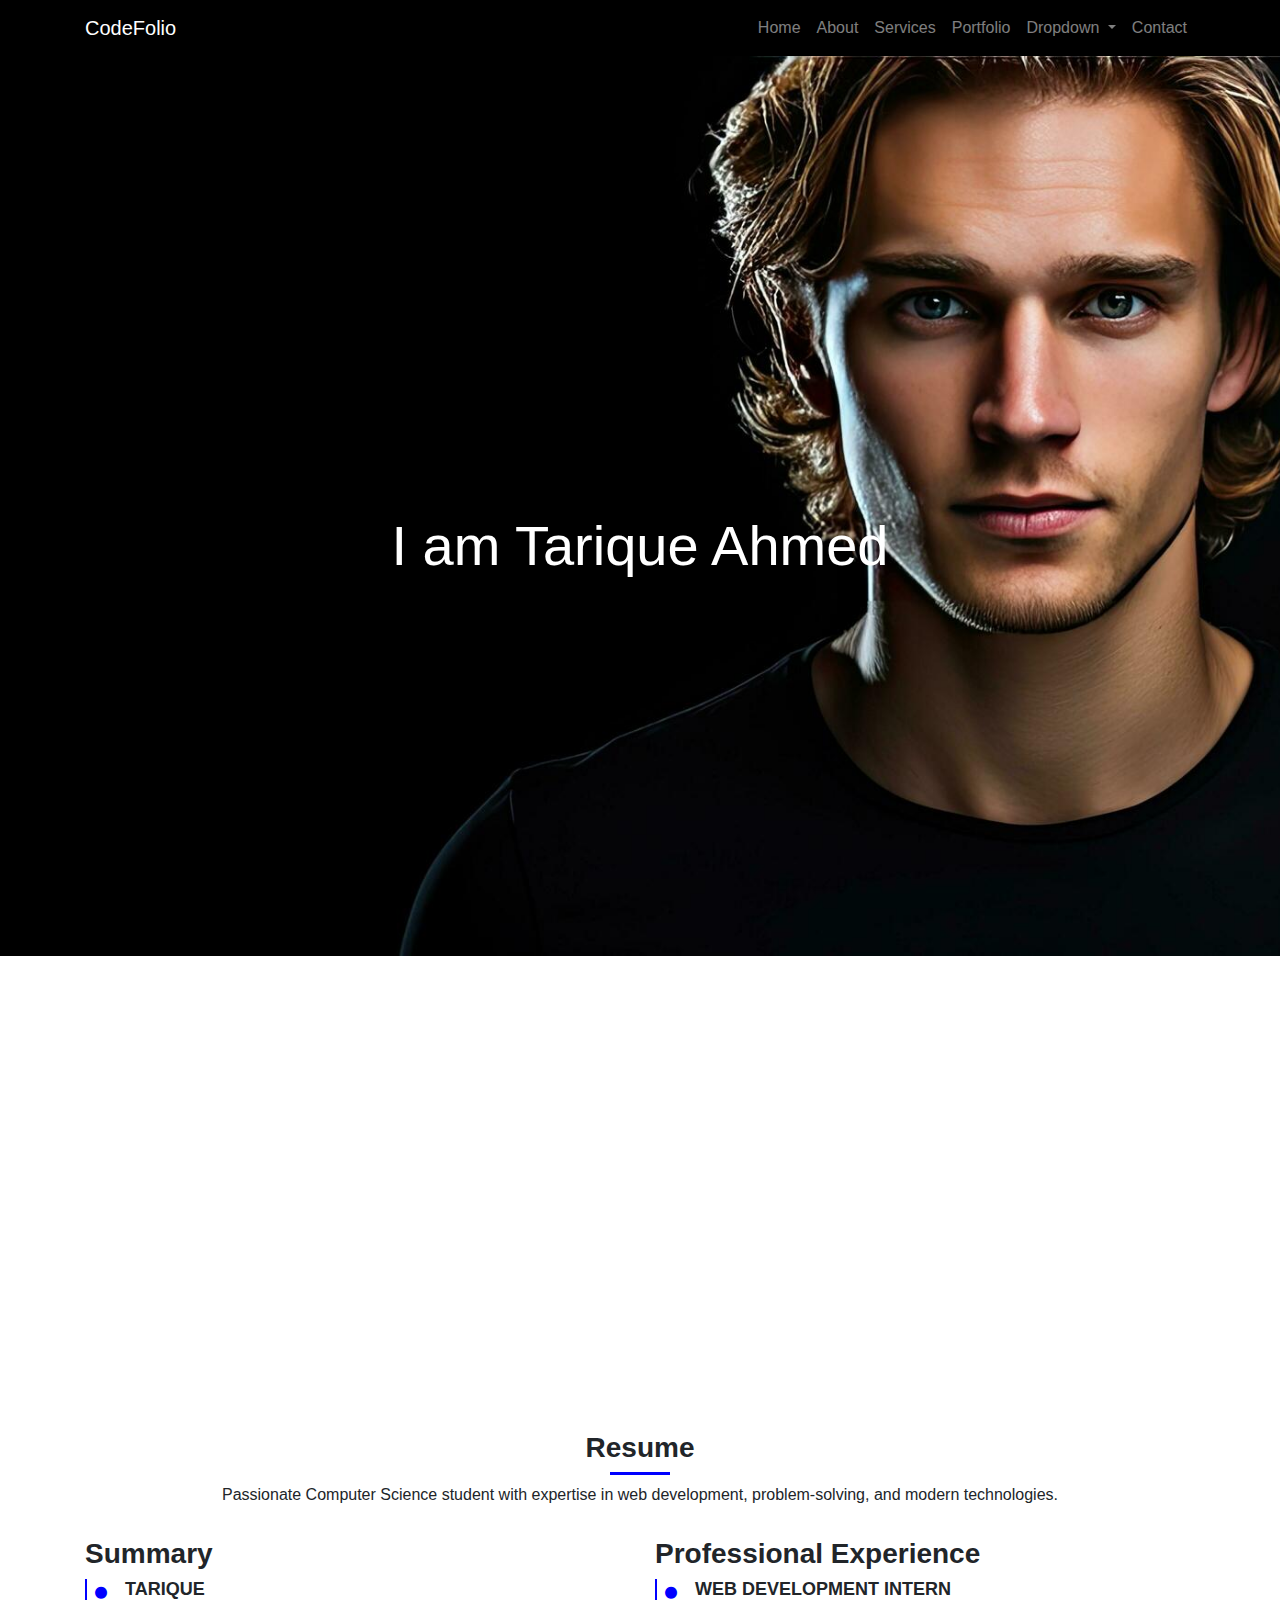
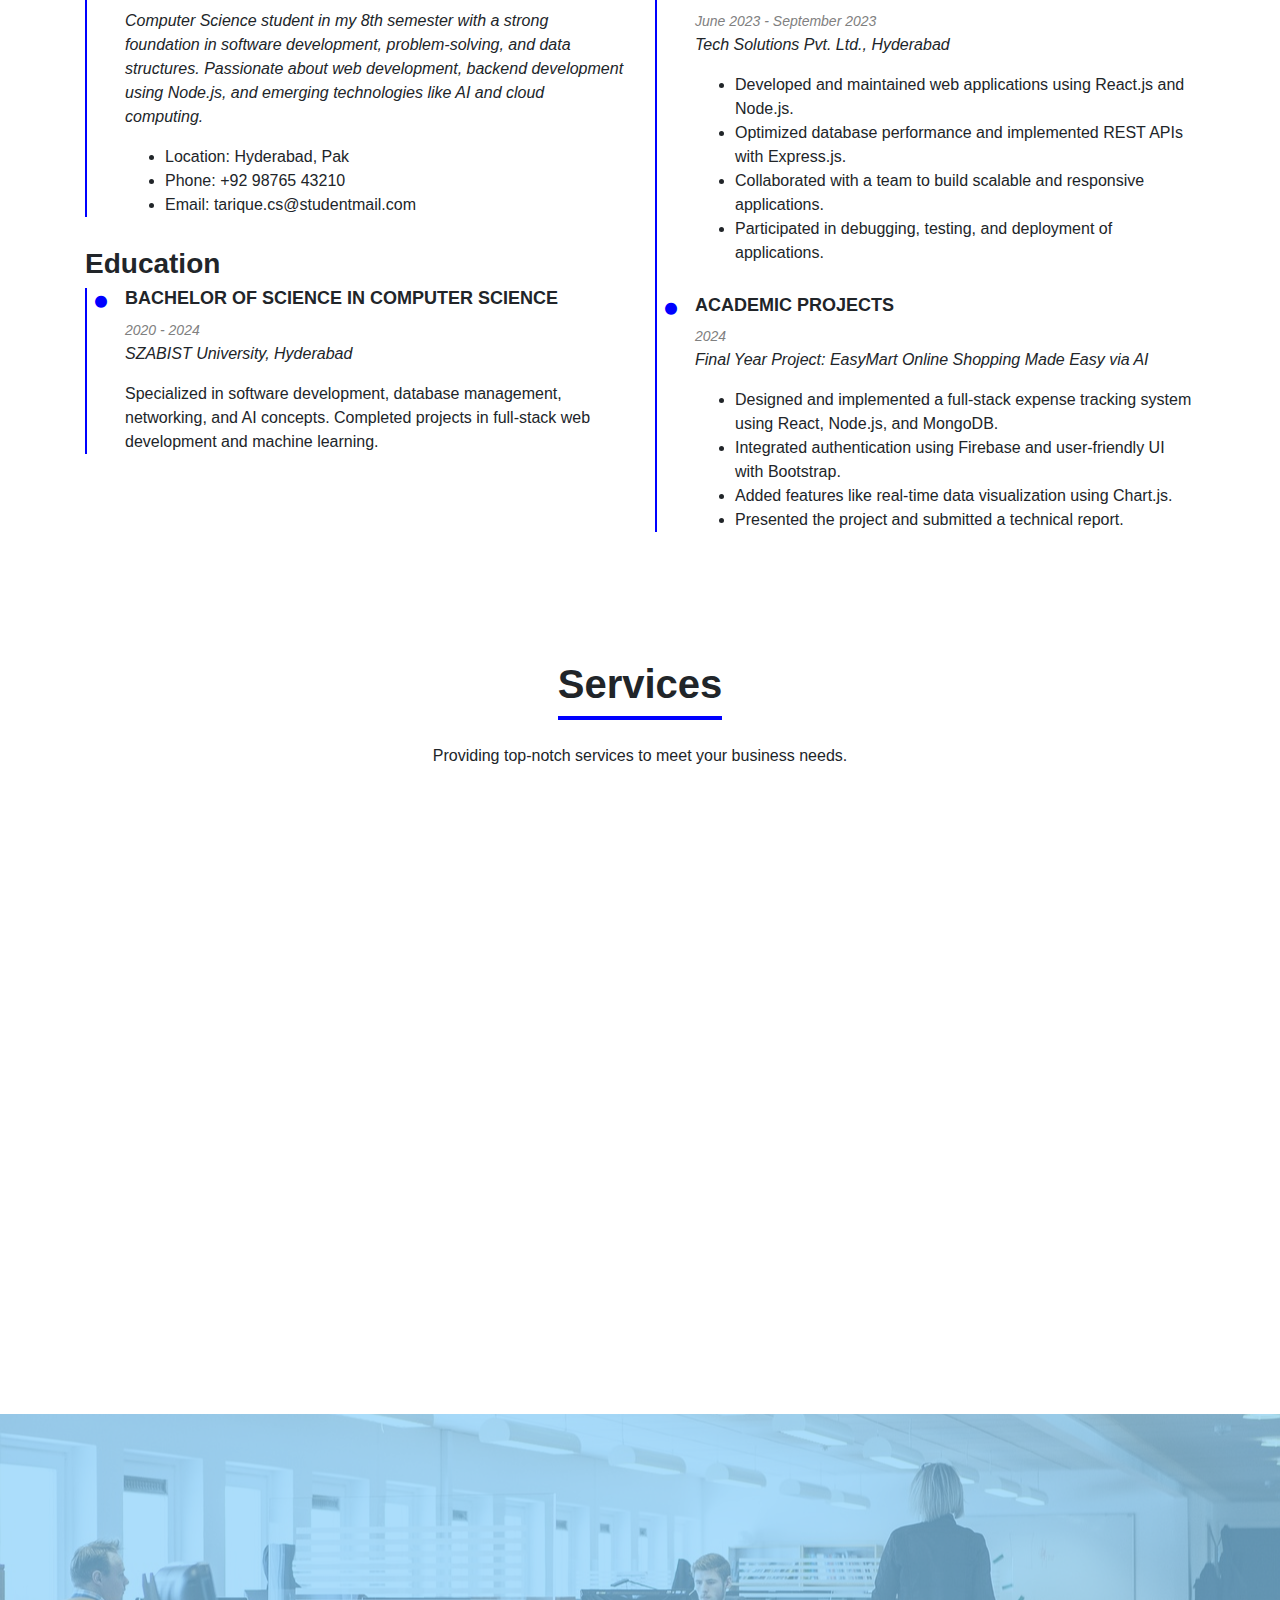
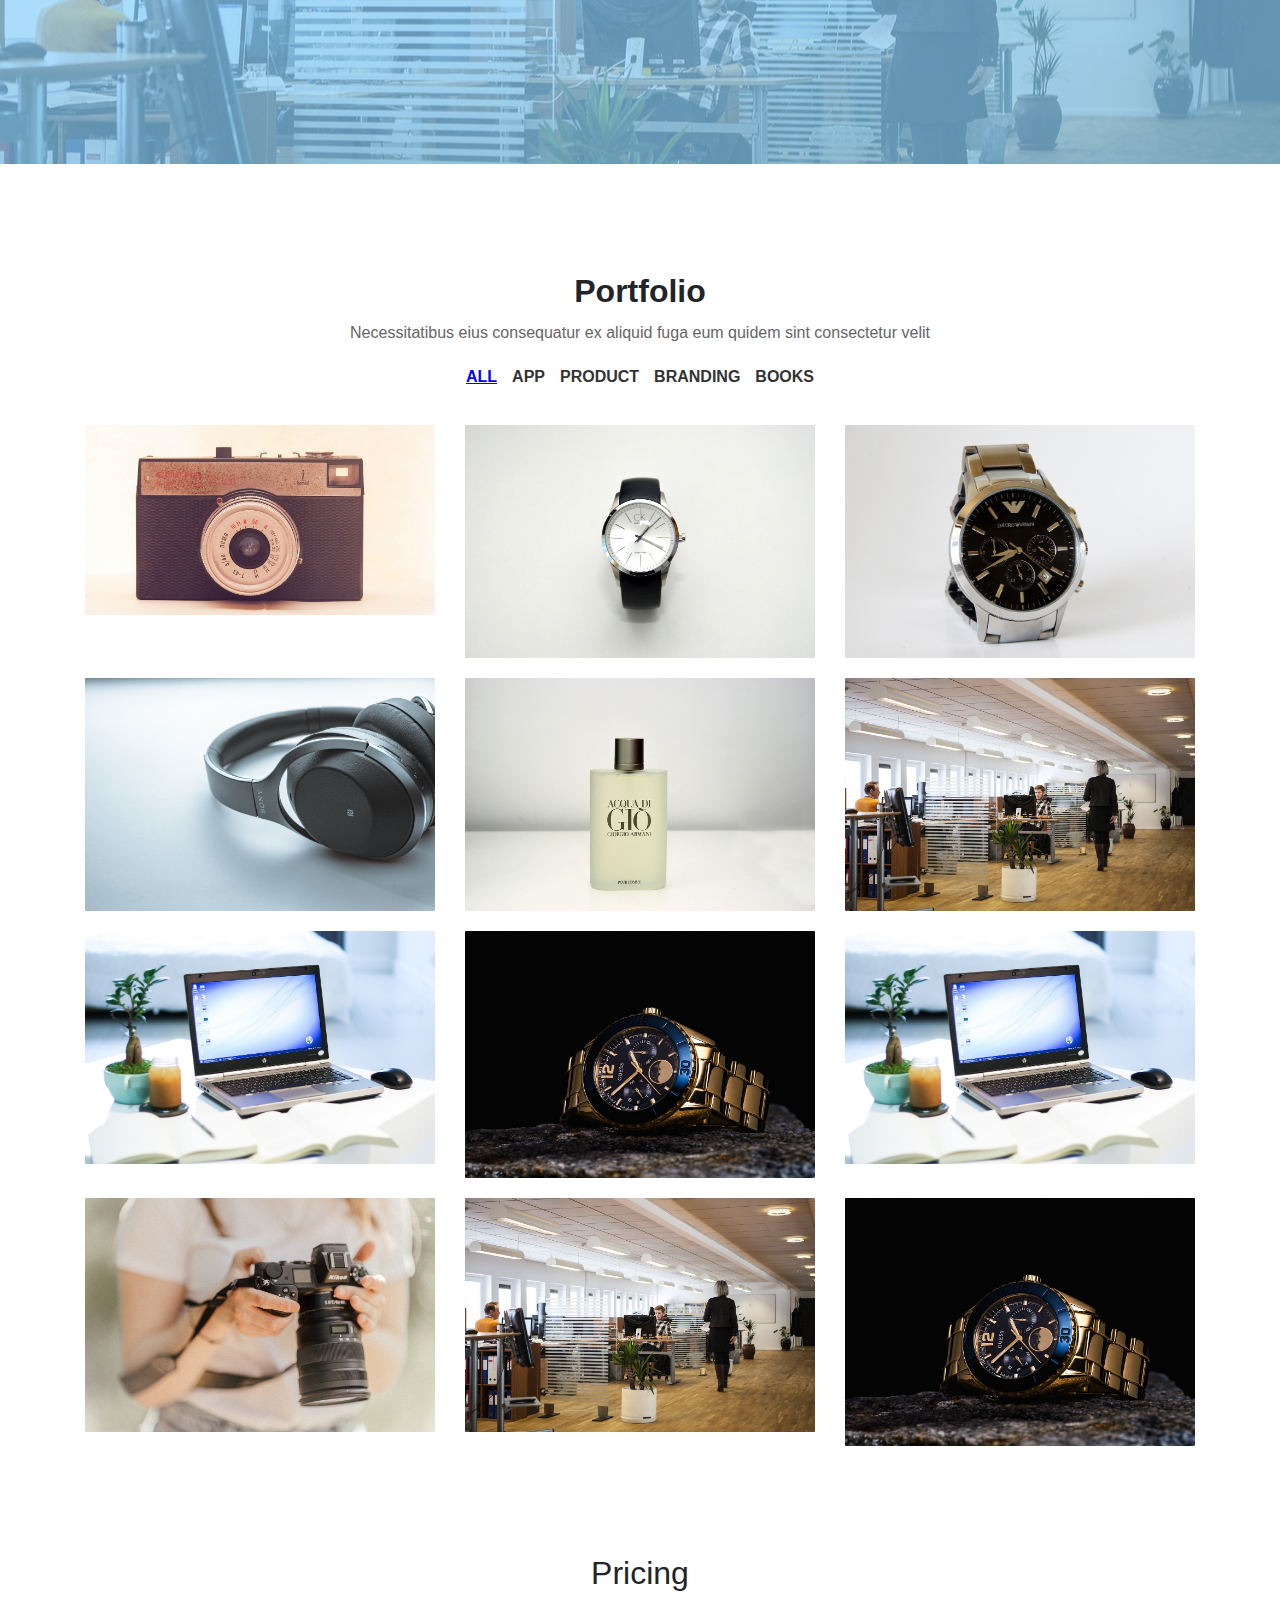
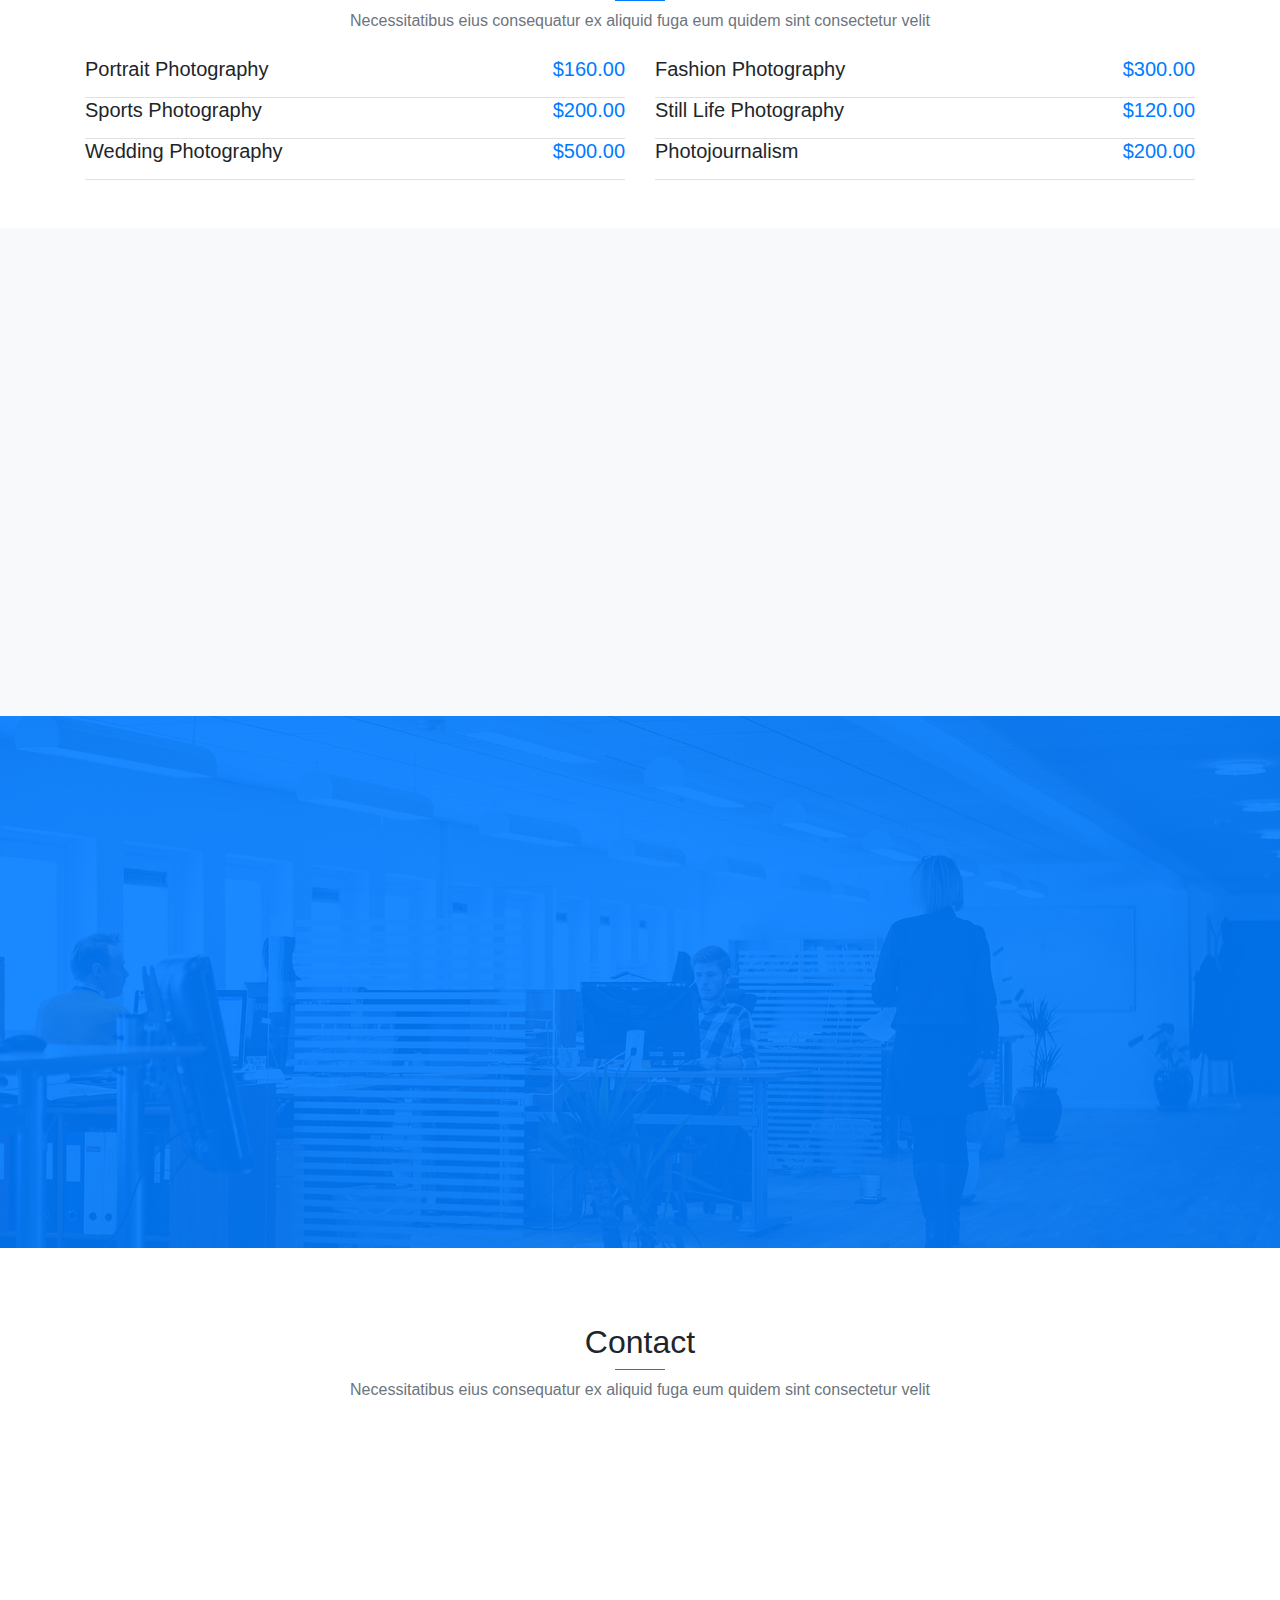
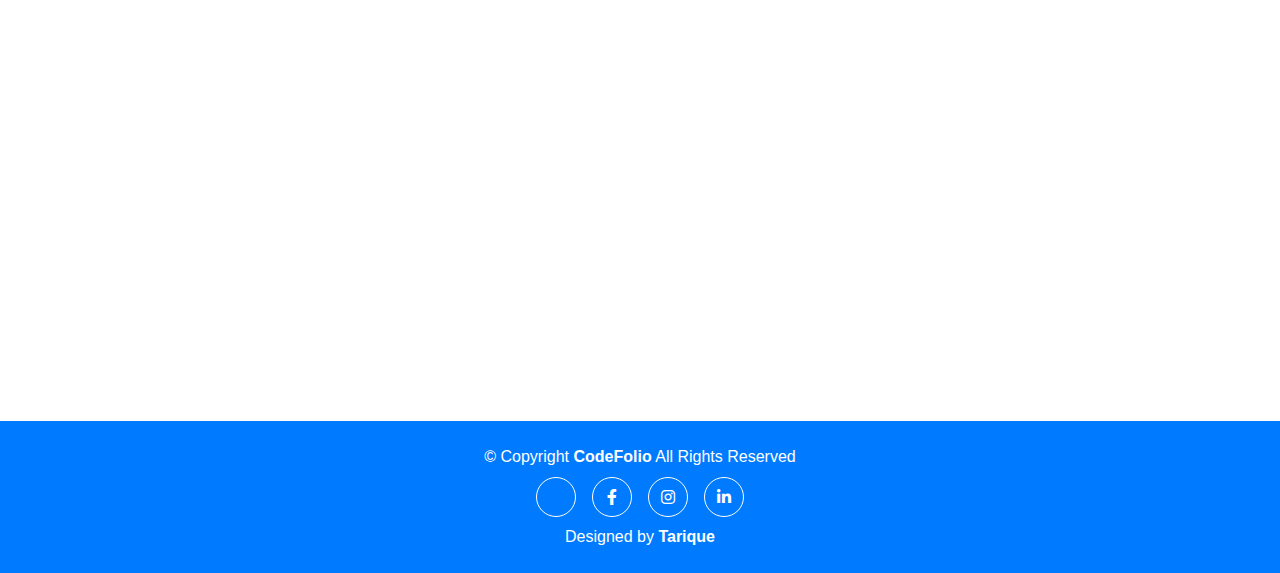
<file: Task-6_CodePro/index.html>
<!DOCTYPE html>
<html lang="en">
<head>
    <meta charset="UTF-8">
    <meta name="viewport" content="width=device-width, initial-scale=1.0">
    <title>CodeFolio</title>
    <link rel="stylesheet" href="css/style.css">
    <link rel="stylesheet" href="https://maxcdn.bootstrapcdn.com/bootstrap/4.5.2/css/bootstrap.min.css">
    <link rel="stylesheet" href="https://unpkg.com/aos@2.3.1/dist/aos.css">
    <link rel="stylesheet" href="https://unpkg.com/swiper/swiper-bundle.min.css">
    <link rel="stylesheet" href="https://cdnjs.cloudflare.com/ajax/libs/font-awesome/6.0.0-beta3/css/all.min.css">
    <style>

    </style>
</head>
<body>
    
    <nav class="navbar navbar-expand-lg navbar-dark">
        <div class="container">
            <a class="navbar-brand" href="#">CodeFolio</a>
            <button class="navbar-toggler" type="button" data-toggle="collapse" data-target="#navbarNav" aria-controls="navbarNav" aria-expanded="false" aria-label="Toggle navigation">
                <span class="navbar-toggler-icon"></span>
            </button>
            <div class="collapse navbar-collapse" id="navbarNav">
                <ul class="navbar-nav ml-auto">
                    <li class="nav-item"><a class="nav-link" href="#hero">Home</a></li>
                    <li class="nav-item"><a class="nav-link" href="#about">About</a></li>
                    <li class="nav-item"><a class="nav-link" href="#services">Services</a></li>
                    <li class="nav-item"><a class="nav-link" href="#portfolio">Portfolio</a></li>
                    <li class="nav-item dropdown">
                        <a class="nav-link dropdown-toggle" href="#" id="navbarDropdown" role="button" data-toggle="dropdown" aria-haspopup="true" aria-expanded="false">
                            Dropdown
                        </a>
                        <div class="dropdown-menu" aria-labelledby="navbarDropdown">
                            <a class="dropdown-item" href="#">Dropdown 1</a>
                            <div class="dropdown dropright">
                                <a class="dropdown-item dropdown-toggle" href="#" id="deepDropdown" role="button" data-toggle="dropdown" aria-haspopup="true" aria-expanded="false">
                                    Deep Dropdown
                                </a>
                                <div class="dropdown-menu" aria-labelledby="deepDropdown">
                                    <a class="dropdown-item" href="#">Deep Dropdown 1</a>
                                    <a class="dropdown-item" href="#">Deep Dropdown 2</a>
                                    <a class="dropdown-item" href="#">Deep Dropdown 3</a>
                                    <a class="dropdown-item" href="#">Deep Dropdown 4</a>
                                    <a class="dropdown-item" href="#">Deep Dropdown 5</a>
                                </div>
                            </div>
                            <a class="dropdown-item" href="#">Dropdown 2</a>
                            <a class="dropdown-item" href="#">Dropdown 3</a>
                            <a class="dropdown-item" href="#">Dropdown 4</a>
                        </div>
                    </li>
                    <li class="nav-item"><a class="nav-link" href="#contact">Contact</a></li>
                </ul>
            </div>
        </div>
    </nav>

    <!-- Hero Section -->
    <section id="hero" class="hero text-white d-flex align-items-center" style="background-image: url('images/bg1.jpg'); background-size: cover; height: 100vh;">
        <div class="container text-center">
          <br><br><br><br>
            <h2 class="display-4">I am Tarique Ahmed</h2>
            <p class="lead"><span class="typed" data-typed-items="Designer, Developer, Freelancer, Photographer"></span></p>
        </div>
    </section>

    <!-- About Section -->
    <section id="about" class="about-section">
        <div class="container" data-aos="fade-up" data-aos-delay="100">
            <div class="row gy-4">
        
                <div class="col-md-6">
                    <div class="row justify-content-between gy-4">
                        <div class="col-lg-5">
                            <img src="images/bg1.jpg" class="img-fluid rounded" alt="Profile Image">
                        </div>
                        <div class="col-lg-7 about-info">
                            <p><strong>Name:</strong> <span>Tarique Brohi</span></p>
                            <p><strong>Profile:</strong> <span>front-end Developer</span></p>
                            <p><strong>Email:</strong> <span>tariq@gmail.com</span></p>
                            <p><strong>Phone:</strong> <span>(+92)123456789</span></p>
                        </div>
                    </div>

                    <div class="skills-content">
                        <h5>Skills</h5>

                        <div class="progress">
                            <div class="progress-bar bg-success" role="progressbar" style="width: 100%;" aria-valuenow="100" aria-valuemin="0" aria-valuemax="100">HTML</div>
                        </div>

                        <div class="progress">
                            <div class="progress-bar bg-info" role="progressbar" style="width: 90%;" aria-valuenow="90" aria-valuemin="0" aria-valuemax="100">CSS</div>
                        </div>

                        <div class="progress">
                            <div class="progress-bar bg-warning" role="progressbar" style="width: 75%;" aria-valuenow="75" aria-valuemin="0" aria-valuemax="100">JavaScript</div>
                        </div>

                        <div class="progress">
                            <div class="progress-bar bg-danger" role="progressbar" style="width: 55%;" aria-valuenow="55" aria-valuemin="0" aria-valuemax="100">Photoshop</div>
                        </div>

                    </div>
                </div>

                <div class="col-md-6">
                    <div class="about-me">
                        <h4>About Me</h4>
                        <p>
                            I am a dedicated and skilled Full Stack Developer with experience in building dynamic and responsive web applications. 
                            Passionate about front-end and back-end technologies, I strive to create efficient and user-friendly digital experiences.
                        </p>
                        <p>
                            My expertise includes modern frameworks like React, Node.js, and Bootstrap. I continuously explore new technologies 
                            and best practices to improve my development skills and deliver high-quality projects.
                        </p>
                        <p>
                            Beyond coding, I enjoy problem-solving, collaborating with teams, and bringing innovative ideas to life. 
                            My goal is to contribute to impactful projects that make a difference.
                        </p>
                    </div>
                </div>

            </div>
        </div>
    </section><section class="resume-section">
      <div class="container">
        <div class="section-title">
            <h2>Resume</h2>
            <p>Passionate Computer Science student with expertise in web development, problem-solving, and modern technologies.</p>
        </div>
      
        <div class="row">
           
            <div class="col-md-6">
                <h3><strong>Summary</strong></h3>
                <div class="timeline">
                    <div class="timeline-item">
                        <h4>TARIQUE</h4>
                        <p><em>Computer Science student in my 8th semester with a strong foundation in software development, problem-solving, and data structures. Passionate about web development, backend development using Node.js, and emerging technologies like AI and cloud computing.</em></p>
                        <ul>
                            <li>Location: Hyderabad, Pak</li>
                            <li>Phone: +92 98765 43210</li>
                            <li>Email: tarique.cs@studentmail.com</li>
                        </ul>
                    </div>
                </div>
      
                <h3><strong>Education</strong></h3>
                <div class="timeline">
                    <div class="timeline-item">
                        <h4>BACHELOR OF SCIENCE IN COMPUTER SCIENCE</h4>
                        <span>2020 - 2024</span>
                        <p><em>SZABIST University, Hyderabad</em></p>
                        <p>Specialized in software development, database management, networking, and AI concepts. Completed projects in full-stack web development and machine learning.</p>
                    </div>
                </div>
            </div>
      
        
            <div class="col-md-6">
                <h3><strong>Professional Experience</strong></h3>
                <div class="timeline">
                    <div class="timeline-item">
                        <h4>WEB DEVELOPMENT INTERN</h4>
                        <span>June 2023 - September 2023</span>
                        <p><em>Tech Solutions Pvt. Ltd., Hyderabad</em></p>
                        <ul>
                            <li>Developed and maintained web applications using React.js and Node.js.</li>
                            <li>Optimized database performance and implemented REST APIs with Express.js.</li>
                            <li>Collaborated with a team to build scalable and responsive applications.</li>
                            <li>Participated in debugging, testing, and deployment of applications.</li>
                        </ul>
                    </div>
      
                    <div class="timeline-item">
                        <h4>ACADEMIC PROJECTS</h4>
                        <span>2024</span>
                        <p><em>Final Year Project: EasyMart Online Shopping Made Easy via AI</em></p>
                        <ul>
                            <li>Designed and implemented a full-stack expense tracking system using React, Node.js, and MongoDB.</li>
                            <li>Integrated authentication using Firebase and user-friendly UI with Bootstrap.</li>
                            <li>Added features like real-time data visualization using Chart.js.</li>
                            <li>Presented the project and submitted a technical report.</li>
                        </ul>
                    </div>
                </div>
            </div>
        </div>
      </div>
      </section>
      
    <!-- Services Section -->
    <section id="services" class="py-5">
        <div class="container text-center">
          
            <h1 class="font-weight-bold pb-2" style="border-bottom: 4px solid blue; display: inline-block;">Services</h1>
            <p class="mt-3">Providing top-notch services to meet your business needs.</p>
            
            <div class="row mt-4">
             
                <div class="col-lg-4 col-md-6 mb-4" data-aos="fade-up" data-aos-delay="100">
                    <div class="card text-center shadow p-4" style="border-bottom: 6px solid skyblue;">
                        <div class="card-body">
                            <i class="fas fa-code fa-3x text-primary"></i>
                            <h5 class="card-title mt-3">Web Development</h5>
                            <p class="card-text">Building responsive and high-performance websites.</p>
                        </div>
                    </div>
                </div>

                <div class="col-lg-4 col-md-6 mb-4" data-aos="fade-up" data-aos-delay="200">
                    <div class="card text-center shadow p-4" style="border-bottom: 6px solid skyblue;">
                        <div class="card-body">
                            <i class="fas fa-paint-brush fa-3x text-primary"></i>
                            <h5 class="card-title mt-3">Graphic Design</h5>
                            <p class="card-text">Creating stunning visuals and branding materials.</p>
                        </div>
                    </div>
                </div>

                <div class="col-lg-4 col-md-6 mb-4" data-aos="fade-up" data-aos-delay="300">
                    <div class="card text-center shadow p-4" style="border-bottom: 6px solid skyblue;">
                        <div class="card-body">
                            <i class="fas fa-mobile-alt fa-3x text-primary"></i>
                            <h5 class="card-title mt-3">App Development</h5>
                            <p class="card-text">Developing mobile apps for Android & iOS platforms.</p>
                        </div>
                    </div>
                </div>

                <div class="col-lg-4 col-md-6 mb-4" data-aos="fade-up" data-aos-delay="400">
                    <div class="card text-center shadow p-4" style="border-bottom: 6px solid skyblue;">
                        <div class="card-body">
                            <i class="fas fa-chart-line fa-3x text-primary"></i>
                            <h5 class="card-title mt-3">SEO Optimization</h5>
                            <p class="card-text">Boosting website ranking with best SEO practices.</p>
                        </div>
                    </div>
                </div>

                <div class="col-lg-4 col-md-6 mb-4" data-aos="fade-up" data-aos-delay="500">
                    <div class="card text-center shadow p-4" style="border-bottom: 6px solid skyblue;">
                        <div class="card-body">
                            <i class="fas fa-shield-alt fa-3x text-primary"></i>
                            <h5 class="card-title mt-3">Cyber Security</h5>
                            <p class="card-text">Protecting data with advanced security solutions.</p>
                        </div>
                    </div>
                </div>

                <div class="col-lg-4 col-md-6 mb-4" data-aos="fade-up" data-aos-delay="600">
                    <div class="card text-center shadow p-4" style="border-bottom: 6px solid skyblue;">
                        <div class="card-body">
                            <i class="fas fa-database fa-3x text-primary"></i>
                            <h5 class="card-title mt-3">Database Management</h5>
                            <p class="card-text">Managing and optimizing databases for businesses.</p>
                        </div>
                    </div>
                </div>
            </div>
        </div>
    </section>


    <!-- Stats Section -->
<section id="stats" class="stats section">
    <div class="container position-relative stats-content" data-aos="fade-up" data-aos-delay="100">
        <div class="row">
            <div class="col-lg-3 col-md-6">
                <div class="stats-item">
                    <h3>232</h3>
                    <p>Clients</p>
                </div>
            </div>
            <div class="col-lg-3 col-md-6">
                <div class="stats-item">
                    <h3>521</h3>
                    <p>Projects</p>
                </div>
            </div>
            <div class="col-lg-3 col-md-6">
                <div class="stats-item">
                    <h3>1453</h3>
                    <p>Hours of Support</p>
                </div>
            </div>
            <div class="col-lg-3 col-md-6">
                <div class="stats-item">
                    <h3>32</h3>
                    <p>Awards</p>
                </div>
            </div>
        </div>
    </div>
</section>
<br>
<br>

<!-- Portfolio -->
<section class="portfolio">
    <div class="container">
        <h2>Portfolio</h2>
        <p>Necessitatibus eius consequatur ex aliquid fuga eum quidem sint consectetur velit</p>
        <ul class="portfolio-filters">
            <li class="active" data-filter="all">ALL</li>
            <li data-filter="app">APP</li>
            <li data-filter="product">PRODUCT</li>
            <li data-filter="branding">BRANDING</li>
            <li data-filter="books">BOOKS</li>
        </ul>
        <div class="row">
            <div class="col-lg-4 col-md-6 portfolio-item app">
                <img src="images/camera-1283953_1280.jpg" alt="App 1">
            </div>
            <div class="col-lg-4 col-md-6 portfolio-item product">
                <img src="images/clock-6518632_1280.jpg"alt="Product 1">
            </div>
            <div class="col-lg-4 col-md-6 portfolio-item branding">
                <img src="images/clock-931027_1920.jpg" alt="Branding 1">
            </div>
            <div class="col-lg-4 col-md-6 portfolio-item books">
                <img src="images/headphones-5596990_1280.jpg" alt="Books 1">
            </div>
            <div class="col-lg-4 col-md-6 portfolio-item app">
                <img src="images/perfume-6518634_1280.jpg" alt="App 2">
            </div>
            <div class="col-lg-4 col-md-6 portfolio-item product">
                <img src="images/office-2360063_1280.jpg" alt="Product 2">
            </div>
            <div class="col-lg-4 col-md-6 portfolio-item branding">
                <img src="images/technology-2200260_1280.jpg" alt="Branding 2">
            </div>
            <div class="col-lg-4 col-md-6 portfolio-item books">
                <img src="images/watch-4449152_1280.jpg" alt="Books 2">
            </div>
            <div class="col-lg-4 col-md-6 portfolio-item app">
                <img src="images/technology-2200260_1280.jpg" alt="App 3">
            </div>
            <div class="col-lg-4 col-md-6 portfolio-item product">
                <img src="images/product-9297608_1280.jpg" alt="Product 3">
            </div>
            <div class="col-lg-4 col-md-6 portfolio-item branding">
                <img src="images/office-2360063_1280.jpg" alt="Branding 3">
            </div>
            <div class="col-lg-4 col-md-6 portfolio-item books">
                <img src="images/watch-4449152_1280.jpg" alt="Books 3">
            </div>
        </div>
    </div>
</section>


<!-- Pricing Section -->
<section id="pricing" class="pricing section py-5">
    <div class="container">
      <div class="text-center mb-4">
        <h2 class="fw-bold">Pricing</h2>
        <div class="border-bottom border-primary mx-auto" style="width: 50px;"></div>
        <p class="text-muted mt-2">Necessitatibus eius consequatur ex aliquid fuga eum quidem sint consectetur velit</p>
      </div>
  
      <div class="row">
        <div class="col-md-6">
          <div class="d-flex justify-content-between border-bottom pb-2">
            <h5>Portrait Photography</h5>
            <h5 class="text-primary">$160.00</h5>
          </div>
        </div>
        <div class="col-md-6">
          <div class="d-flex justify-content-between border-bottom pb-2">
            <h5>Fashion Photography</h5>
            <h5 class="text-primary">$300.00</h5>
          </div>
        </div>
        <div class="col-md-6">
          <div class="d-flex justify-content-between border-bottom pb-2">
            <h5>Sports Photography</h5>
            <h5 class="text-primary">$200.00</h5>
          </div>
        </div>
        <div class="col-md-6">
          <div class="d-flex justify-content-between border-bottom pb-2">
            <h5>Still Life Photography</h5>
            <h5 class="text-primary">$120.00</h5>
          </div>
        </div>
        <div class="col-md-6">
          <div class="d-flex justify-content-between border-bottom pb-2">
            <h5>Wedding Photography</h5>
            <h5 class="text-primary">$500.00</h5>
          </div>
        </div>
        <div class="col-md-6">
          <div class="d-flex justify-content-between border-bottom pb-2">
            <h5>Photojournalism</h5>
            <h5 class="text-primary">$200.00</h5>
          </div>
        </div>
      </div>
  
    </div>
  </section>

  <!-- FAQ Section -->
  <section id="faq" class="faq-section">
    <div class="container">
      <div class="row gy-4">
        <div class="col-lg-4" data-aos="fade-up" data-aos-delay="100">
          <div class="content px-xl-5">
            <h3><span>Frequently Asked </span><strong>Questions</strong></h3>
            <p>
              Lorem ipsum dolor sit amet, consectetur adipiscing elit, sed do eiusmod tempor incididunt ut labore et dolore magna aliqua. Duis aute irure dolor in reprehenderit.
            </p>
          </div>
        </div>
        <div class="col-lg-8" data-aos="fade-up" data-aos-delay="200">
          <div class="faq-container">
            <div class="faq-item faq-active">
              <h3><span class="num">1.</span> <span>Non consectetur a erat nam at lectus urna duis?</span></h3>
              <div class="faq-content">
                <p>Feugiat pretium nibh ipsum consequat. Tempus iaculis urna id volutpat lacus laoreet non curabitur gravida. Venenatis lectus magna fringilla urna porttitor rhoncus dolor purus non.</p>
              </div>
              <i class="faq-toggle fas fa-chevron-right"></i>
            </div>
            <div class="faq-item">
              <h3><span class="num">2.</span> <span>Feugiat scelerisque varius morbi enim nunc faucibus a pellentesque?</span></h3>
              <div class="faq-content">
                <p>Dolor sit amet consectetur adipiscing elit pellentesque habitant morbi. Id interdum velit laoreet id donec ultrices. Fringilla phasellus faucibus scelerisque eleifend donec pretium. Est pellentesque elit ullamcorper dignissim. Mauris ultrices eros in cursus turpis massa tincidunt dui.</p>
              </div>
              <i class="faq-toggle fas fa-chevron-right"></i>
            </div>
            <div class="faq-item">
              <h3><span class="num">3.</span> <span>Dolor sit amet consectetur adipiscing elit pellentesque?</span></h3>
              <div class="faq-content">
                <p>Eleifend mi in nulla posuere sollicitudin aliquam ultrices sagittis orci. Faucibus pulvinar elementum integer enim. Sem nulla pharetra diam sit amet nisl suscipit. Rutrum tellus pellentesque eu tincidunt. Lectus urna duis convallis convallis tellus. Urna molestie at elementum eu facilisis sed odio morbi quis.</p>
              </div>
              <i class="faq-toggle fas fa-chevron-right"></i>
            </div>
          </div>
        </div>
      </div>
    </div>
  </section>

  <!-- Testimonials Section -->
  <section id="testimonials" class="testimonials-section">
    <img src="images/office-2360063_1280.jpg" class="testimonials-bg" alt="">
    <div class="container" data-aos="fade-up" data-aos-delay="100">
      <div class="swiper init-swiper">
        <div class="swiper-wrapper">
          <div class="swiper-slide">
            <div class="testimonial-item">
              <img src="images/bg1.jpg" class="testimonial-img" alt="">
              <h3>Tarique</h3>
              <h4>Ceo & Founder</h4>
              <div class="stars">
                <i class="fas fa-star"></i><i class="fas fa-star"></i><i class="fas fa-star"></i><i class="fas fa-star"></i><i class="fas fa-star"></i>
              </div>
              <p>
                <i class="fas fa-quote-left"></i>
                <span>Proin iaculis purus consequat sem cure digni ssim donec porttitora entum suscipit rhoncus. Accusantium quam, ultricies eget id, aliquam eget nibh et. Maecen aliquam, risus at semper.</span>
                <i class="fas fa-quote-right"></i>
              </p>
            </div>
          </div>
          <div class="swiper-slide">
            <div class="testimonial-item">
              <img src="images/bg1.jpg" class="testimonial-img" alt="">
              <h3>Simon smith</h3>
              <h4>Designer</h4>
              <div class="stars">
                <i class="fas fa-star"></i><i class="fas fa-star"></i><i class="fas fa-star"></i><i class="fas fa-star"></i><i class="fas fa-star"></i>
              </div>
              <p>
                <i class="fas fa-quote-left"></i>
                <span>Export tempor illum tamen malis malis eram quae irure esse labore quem cillum quid cillum eram malis quorum velit fore eram velit sunt aliqua noster fugiat irure amet legam anim culpa.</span>
                <i class="fas fa-quote-right"></i>
              </p>
            </div>
          </div>
        </div>
        <div class="swiper-pagination"></div>
      </div>
    </div>
  </section>  
  <div style="margin-top: 75px;"></div>
<!-- Contact Section -->
<section id="contact" class="contact section">

   <div class="container">
  
      <!-- Section Title -->
      <div class="text-center mb-4">
        <h2 class="fw-bold">Contact</h2>
        <div class="border-bottom border-primary mx-auto" style="width: 50px;"></div>
        <p class="text-muted mt-2">Necessitatibus eius consequatur ex aliquid fuga eum quidem sint consectetur velit</p>
      </div>

    <div class="row">
      <!-- Contact Info -->
      <div class="col-lg-4" data-aos="fade-up" data-aos-delay="100">
        <div class="info-box text-center p-4 shadow-sm">
          <i class="fa fa-map-marker fa-2x text-primary mb-3"></i>
          <h4>Address</h4>
          <p>123 Main Street, New York, NY 10001</p>
        </div>
      </div>

      <div class="col-lg-4" data-aos="fade-up" data-aos-delay="200">
        <div class="info-box text-center p-4 shadow-sm">
          <i class="fa fa-phone fa-2x text-primary mb-3"></i>
          <h4>Call Us</h4>
          <p>+1 (555) 123-4567</p>
        </div>
      </div>

      <div class="col-lg-4" data-aos="fade-up" data-aos-delay="300">
        <div class="info-box text-center p-4 shadow-sm">
          <i class="fa fa-envelope fa-2x text-primary mb-3"></i>
          <h4>Email</h4>
          <p><a href="mailto:contact@example.com">contact@example.com</a></p>
        </div>
      </div>
    </div>

    <!-- Contact Form -->
    <div class="row justify-content-center">
      <div class="col-lg-8 mt-4" data-aos="fade-up" data-aos-delay="400">
        <form action="forms/contact.php" method="post" class="php-email-form p-4 shadow-sm bg-white">
          <div class="form-group">
            <input type="text" class="form-control" name="name" placeholder="Your Name" required>
          </div>
          <div class="form-group">
            <input type="email" class="form-control" name="email" placeholder="Your Email" required>
          </div>
          <div class="form-group">
            <input type="text" class="form-control" name="subject" placeholder="Subject" required>
          </div>
          <div class="form-group">
            <textarea class="form-control" name="message" rows="5" placeholder="Your Message" required></textarea>
          </div>
          <div class="text-center">
            <button type="submit" class="btn btn-primary">Send Message</button>
          </div>
        </form>
      </div>
    </div>

  </div>
</section>

<footer class="bg-primary text-white text-center py-4">
  <div class="container">
    <p class="mb-2">© Copyright <strong>CodeFolio</strong> All Rights Reserved</p>
    
    <div class="d-flex justify-content-center mb-2">
      <a href="#" class="mx-2 text-white rounded-circle border border-white d-flex align-items-center justify-content-center" style="width: 40px; height: 40px;">
        <i class="fab fa-x-twitter"></i>
      </a>
      <a href="#" class="mx-2 text-white rounded-circle border border-white d-flex align-items-center justify-content-center" style="width: 40px; height: 40px;">
        <i class="fab fa-facebook-f"></i>
      </a>
      <a href="#" class="mx-2 text-white rounded-circle border border-white d-flex align-items-center justify-content-center" style="width: 40px; height: 40px;">
        <i class="fab fa-instagram"></i>
      </a>
      <a href="#" class="mx-2 text-white rounded-circle border border-white d-flex align-items-center justify-content-center" style="width: 40px; height: 40px;">
        <i class="fab fa-linkedin-in"></i>
      </a>
    </div>

    <p class="mb-0">Designed by <a href="#" class="text-white font-weight-bold">Tarique</a></p>
  </div>
</footer>


    <script src="https://code.jquery.com/jquery-3.5.1.slim.min.js"></script>
    <script src="https://cdn.jsdelivr.net/npm/@popperjs/core@2.4.4/dist/umd/popper.min.js"></script>
    <script src="https://maxcdn.bootstrapcdn.com/bootstrap/4.5.2/js/bootstrap.min.js"></script>
    <script src="https://unpkg.com/aos@2.3.1/dist/aos.js"></script>
    <script src="https://unpkg.com/swiper/swiper-bundle.min.js"></script>
    <script>
        AOS.init();
        document.querySelectorAll('.portfolio-filters li').forEach(filter => {
        filter.addEventListener('click', function() {
            document.querySelectorAll('.portfolio-filters li').forEach(f => f.classList.remove('active'));
            this.classList.add('active');
            let filterValue = this.getAttribute('data-filter');
            document.querySelectorAll('.portfolio-item').forEach(item => {
                if (filterValue === 'all' || item.classList.contains(filterValue)) {
                    item.style.display = 'block';
                } else {
                    item.style.display = 'none';
                }
            });
        });
    });

     document.querySelectorAll('.faq-item h3').forEach(item => {
      item.addEventListener('click', () => {
        item.parentElement.classList.toggle('faq-active');
      });
    });

    const swiper = new Swiper('.init-swiper', {
      loop: true,
      speed: 600,
      autoplay: {
        delay: 5000,
      },
      pagination: {
        el: '.swiper-pagination',
        clickable: true,
      },
    });
    </script>
</body>
</html>
</file>
<file: Task-4 _CodePro/style.css>
.testimonial-card {
    position: relative;
    border: 1px solid #e0e0e0;
    border-radius: 10px;
    padding: 20px;
    background-color: #fff;
    text-align: center;
    box-shadow: 0 4px 8px rgba(0, 0, 0, 0.1);
    margin: 10px;
  }
  .testimonial-card .icon {
    position: absolute;
    bottom: -20px;
    left: 50%;
    transform: translateX(-50%);
    background-color: #fff;
    border-radius: 50%;
    width: 60px;
    height: 60px;
    overflow: hidden;
    display: flex;
    align-items: center;
    justify-content: center;
    border: 3px solid #007bff;
    box-shadow: 0 4px 8px rgba(0, 0, 0, 0.2);
  }
  .testimonial-card .icon img {
    width: 100%;
    height: 100%;
    object-fit: cover;
  }
  .services-section .service-card {
    text-align: center;
    background: #fff;
    border: 1px solid #e0e0e0;
    border-radius: 10px;
    padding: 20px;
    box-shadow: 0 4px 6px rgba(0, 0, 0, 0.1);
    margin: 15px;
    transition: transform 0.3s;
  }
  .services-section .service-card:hover {
    transform: translateY(-10px);
  }
  .services-section .service-icon {
    font-size: 40px;
    border-radius: 50%;
    width: 70px;
    height: 70px;
    display: flex;
    align-items: center;
    justify-content: center;
    margin: 0 auto 15px;
    color: #fff;
  }
  #cont{
    background-color: seashell;
  }

  /* .row h5{
    text-align: center;
    margin-top: 10px;

  } */
  .row p{
    text-align: center;
    margin-top: 10px;
  }
  .service-blue { background-color: #007bff; }
  .service-orange { background-color: #fd7e14; }
  .service-green { background-color: #28a745; }
  .service-red { background-color: #dc3545; }
  .service-purple { background-color: #6f42c1; }
  .service-pink { background-color: #e83e8c; }
</file>
<file: Task-5_CodePro/css/style.css>
.carousel-indicators li {
  background-color: #007bff !important; /* Primary color */
  border: none;
  opacity: 0.5;
}

.carousel-indicators .active {
  background-color: #007bff !important; /* Primary color for active dot */
  opacity: 1;
}

.faq-section {
  height: 400px;
  background-color: #f0f0f0;
  display: flex;
  align-items: center;
  justify-content: center;
}
.btn-link {
  text-decoration: none;
  width: 100%;
  text-align: left;
}

.contact-section {
  background: #fff;
  padding: 50px 0;
  border-top: 3px solid #00a8e8;
}
.info-box {
  padding: 20px;
  background: #f8f9fa;
  margin-bottom: 20px;
  border-radius: 5px;
}
.info-box i {
  font-size: 24px;
  color: #00a8e8;
  margin-right: 15px;
}
.form-control {
  border-radius: 0;
}
.btn-primary {
  background: #00a8e8;
  border: none;
  padding: 10px 20px;
  border-radius: 20px;
}
.btn-primary:hover {
  background: #007bb5;
}


  .card:hover {
    transform: scale(1.05);
    transition: transform 0.3s ease;
  }
</file>
<file: Task-6_CodePro/css/style.css>
#stats {
    position: relative;
    background: url('office-2360063_1280.jpg') no-repeat center center/cover;
    height: 350px;
    display: flex;
    align-items: center;
    justify-content: center;
    color: white;
}

.resume-section {
padding: 50px 0;
}
.section-title {
text-align: center;
margin-bottom: 30px;
}
.section-title h2 {
font-size: 28px;
font-weight: bold;
position: relative;
}
.section-title h2::after {
content: "";
display: block;
width: 60px;
height: 3px;
background: blue;
margin: 8px auto 0;
}
.timeline {
position: relative;
padding-left: 20px;
}
.timeline::before {
content: "";
position: absolute;
left: 0;
top: 0;
width: 2px;
height: 100%;
background: blue;
}
.timeline-item {
margin-bottom: 30px;
position: relative;
padding-left: 20px;
}
.timeline-item::before {
content: "\f111"; 
font-family: "Font Awesome 5 Free";
font-weight: 900;
position: absolute;
left: -10px;
top: 5px;
font-size: 12px;
color: blue;
background: white;
}
.timeline-item h4 {
font-size: 18px;
font-weight: bold;
}
.timeline-item span {
font-style: italic;
font-size: 14px;
color: gray;
}

#stats::before {
    content: "";
    position: absolute;
    top: 0;
    left: 0;
    width: 100%;
    height: 100%;
    background: rgba(135, 206, 250, 0.7); 
}


.faq-section {
padding: 80px 0;
background-color: #f8f9fa;
}
.faq-container .faq-item {
border-bottom: 1px solid #ddd;
padding: 15px 0;
}
.faq-container .faq-item h3 {
font-size: 18px;
font-weight: 600;
cursor: pointer;
display: flex;
align-items: center;
gap: 10px;
}
.faq-container .faq-item h3 .num {
color: #007bff;
}
.faq-container .faq-item .faq-content {
display: none;
padding: 10px 0 0 30px;
}
.faq-container .faq-item.faq-active .faq-content {
display: block;
}
.faq-container .faq-item .faq-toggle {
margin-left: auto;
transition: transform 0.3s;
}
.faq-container .faq-item.faq-active .faq-toggle {
transform: rotate(90deg);
}

.testimonials-section {
padding: 80px 0;
background-color: #007bff;
color: #fff;
position: relative;
}
.testimonials-section .testimonials-bg {
position: absolute;
top: 0;
left: 0;
width: 100%;
height: 100%;
object-fit: cover;
opacity: 0.1;
}
.testimonials-section .testimonial-item {
text-align: center;
padding: 20px;
background: rgba(255, 255, 255, 0.1);
border-radius: 10px;
margin: 20px;
}
.testimonials-section .testimonial-item img {
width: 100px;
height: 100px;
border-radius: 50%;
margin-bottom: 15px;
}
.testimonials-section .testimonial-item h3 {
font-size: 24px;
font-weight: 700;
}
.testimonials-section .testimonial-item h4 {
font-size: 18px;
font-weight: 500;
margin-bottom: 15px;
}
.testimonials-section .testimonial-item .stars {
color: #ffc107;
margin-bottom: 15px;
}
.testimonials-section .testimonial-item p {
font-size: 16px;
font-style: italic;
}
.testimonials-section .testimonial-item .quote-icon-left,
.testimonials-section .testimonial-item .quote-icon-right {
font-size: 24px;
color: #ffc107;
}

.stats-content {
    position: relative;
    z-index: 1;
}

.stats-item {
    text-align: center;
    font-size: 24px;
}


.navbar {
    background-color: black;
}
.navbar-dark .navbar-nav .nav-link {
    color: white;
}

.about-section {
    padding: 50px 0;
}

.progress {
    height: 20px;
    margin-bottom: 15px;
}

.progress-bar {
    transition: width 1.5s ease-in-out;
}

.card i {
    margin-right: 10px;
    padding: 10px;
    background-color: #f8f9fa;
    border-radius: 50%;
}


.portfolio {
    padding: 60px 0;
    text-align: center;
}
.portfolio h2 {
    font-weight: bold;
    margin-bottom: 10px;
}
.portfolio p {
    color: #666;
    margin-bottom: 20px;
}
.portfolio-filters {
    list-style: none;
    padding: 0;
    display: flex;
    justify-content: center;
    gap: 15px;
}
.portfolio-filters li {
    cursor: pointer;
    font-weight: bold;
    color: #333;
}
.portfolio-filters .active {
    color: blue;
    text-decoration: underline;
}
.portfolio-item {
    position: relative;
    overflow: hidden;
}
.portfolio-item img {
    width: 100%;
    border-radius: 1px;
    margin-top: 20px;
}
</file>
